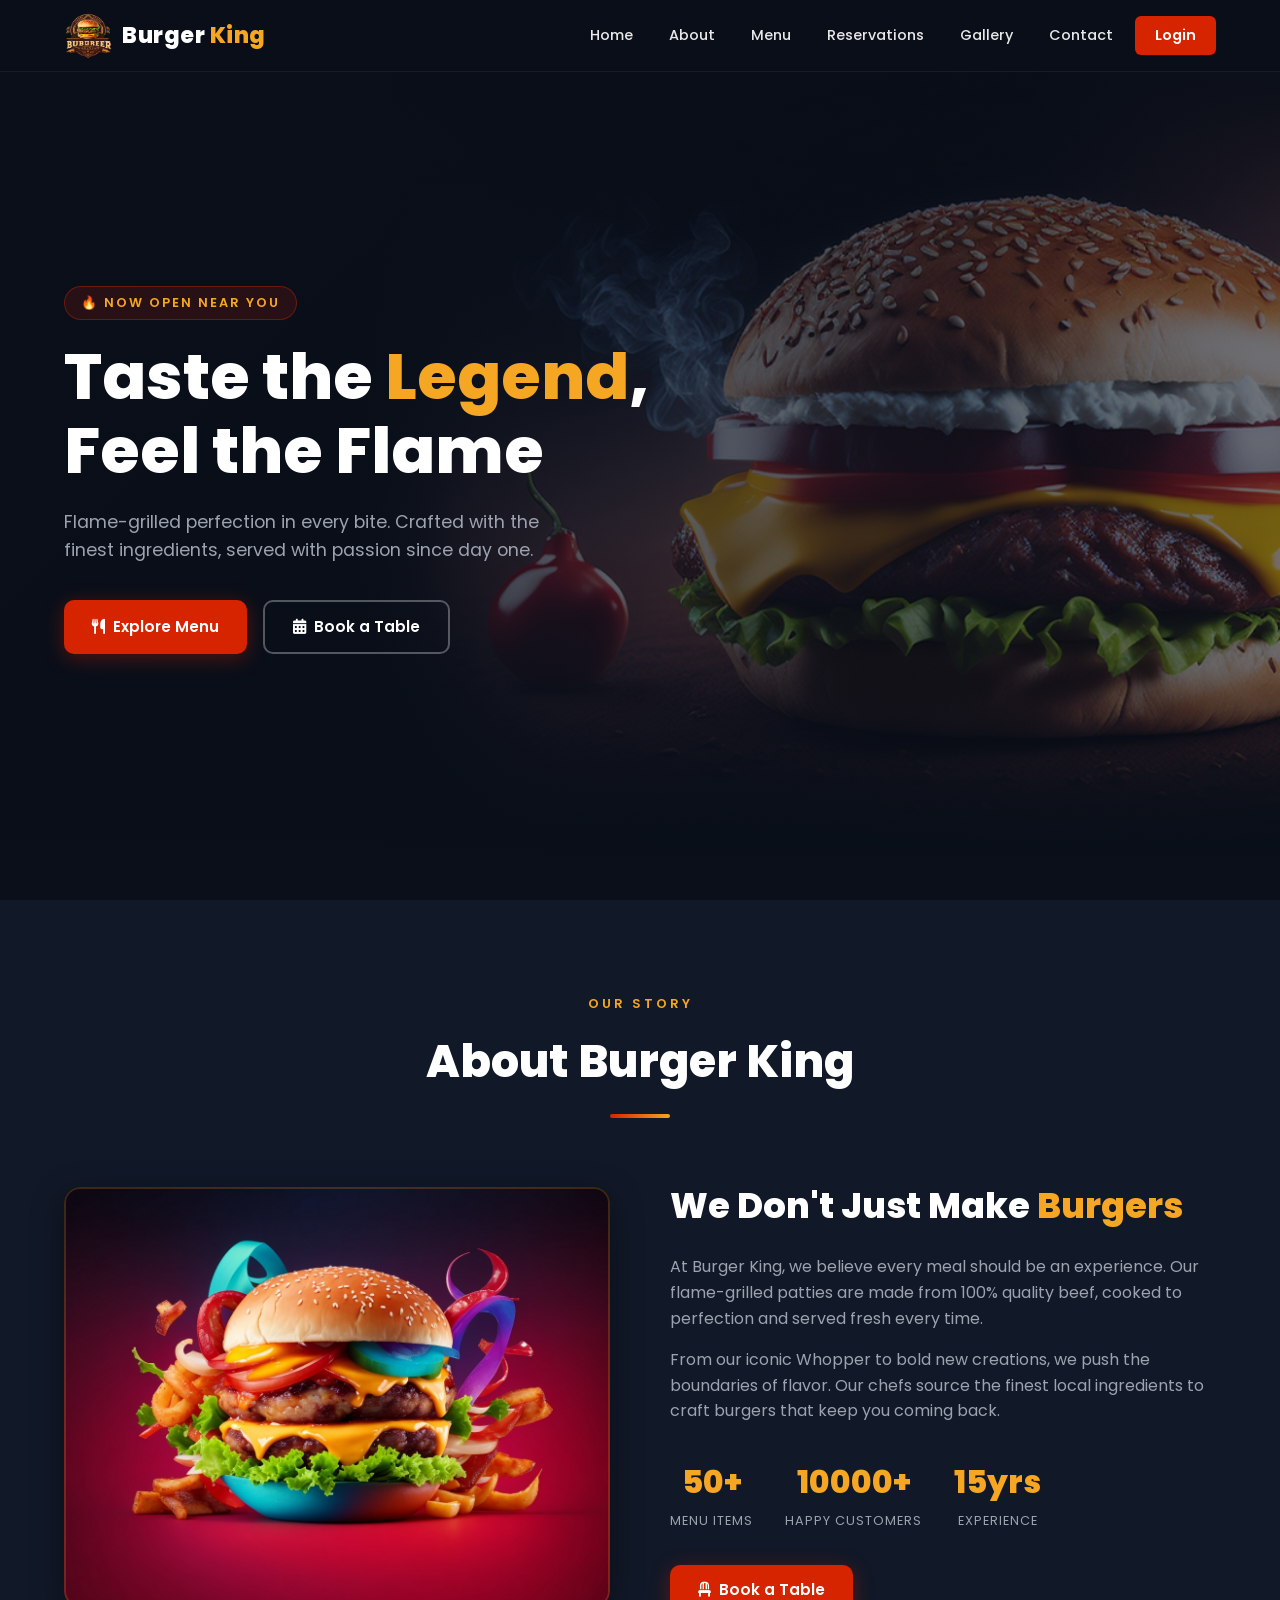
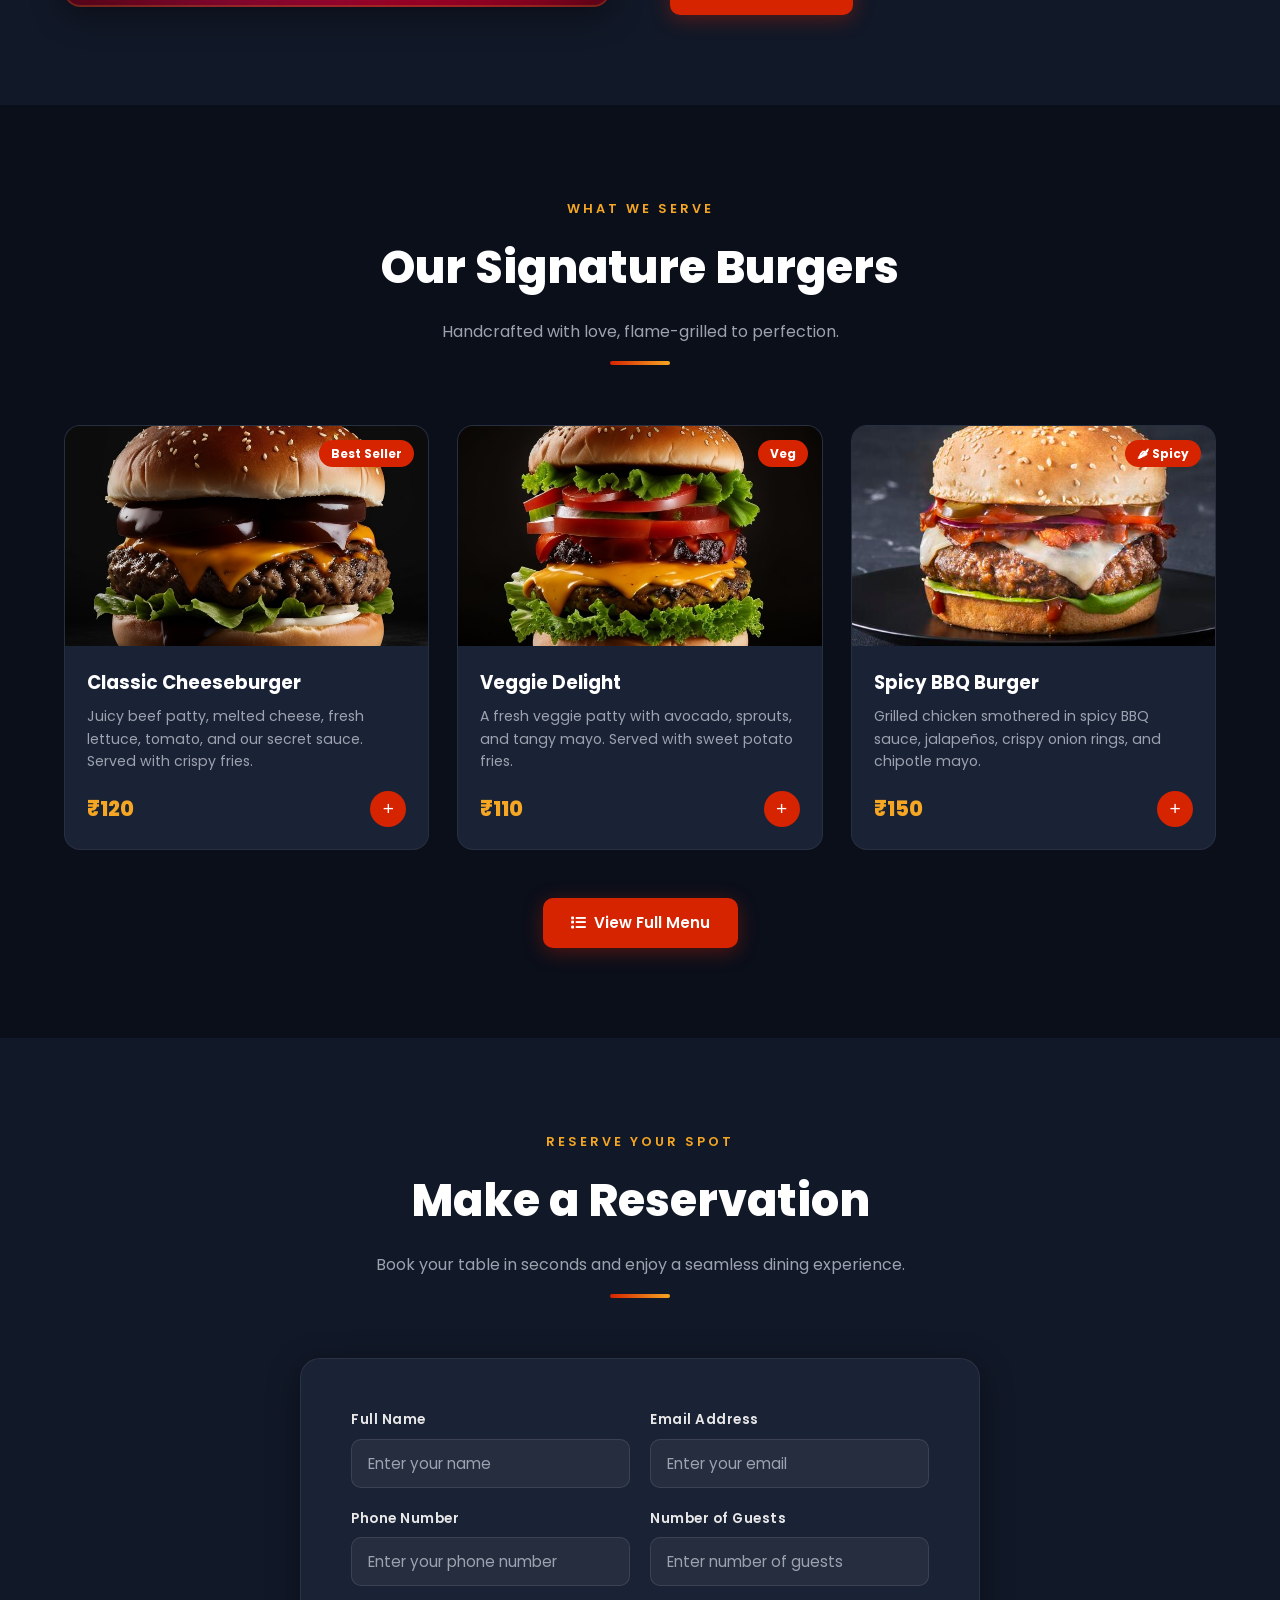
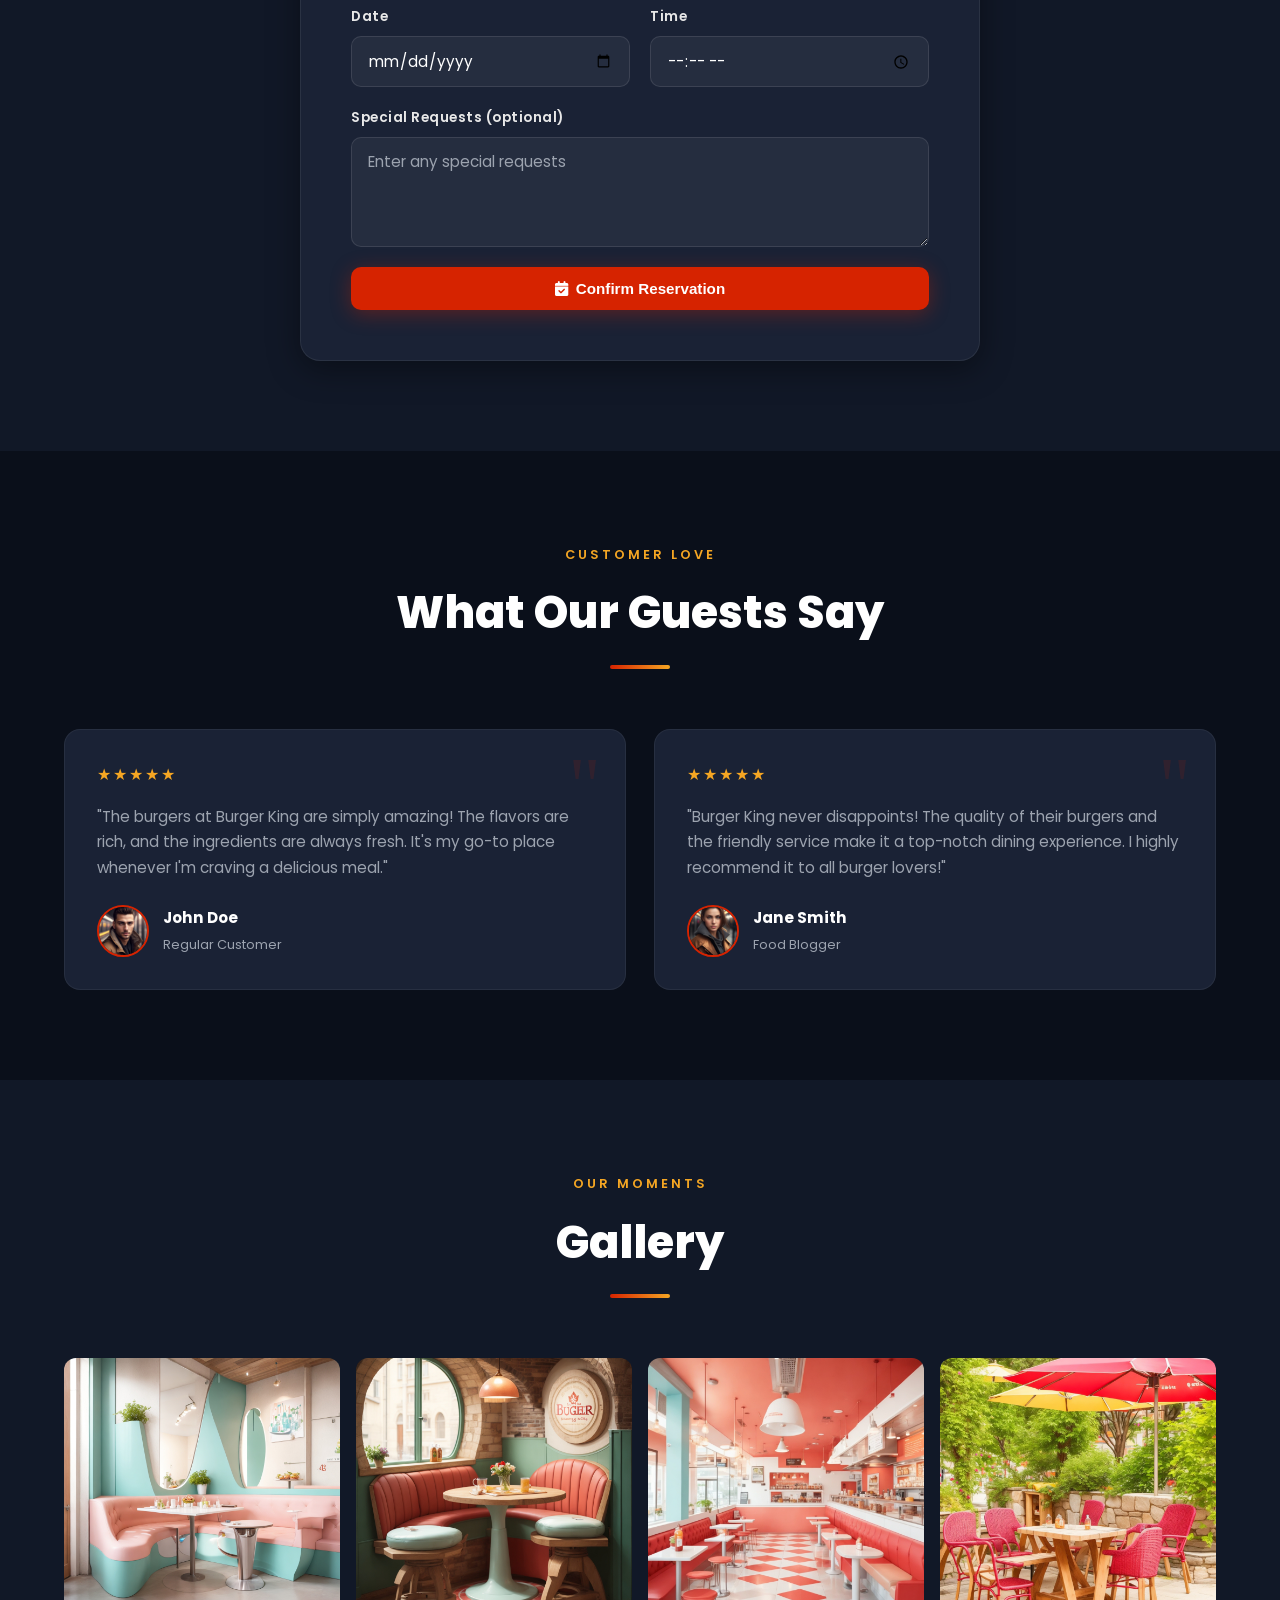
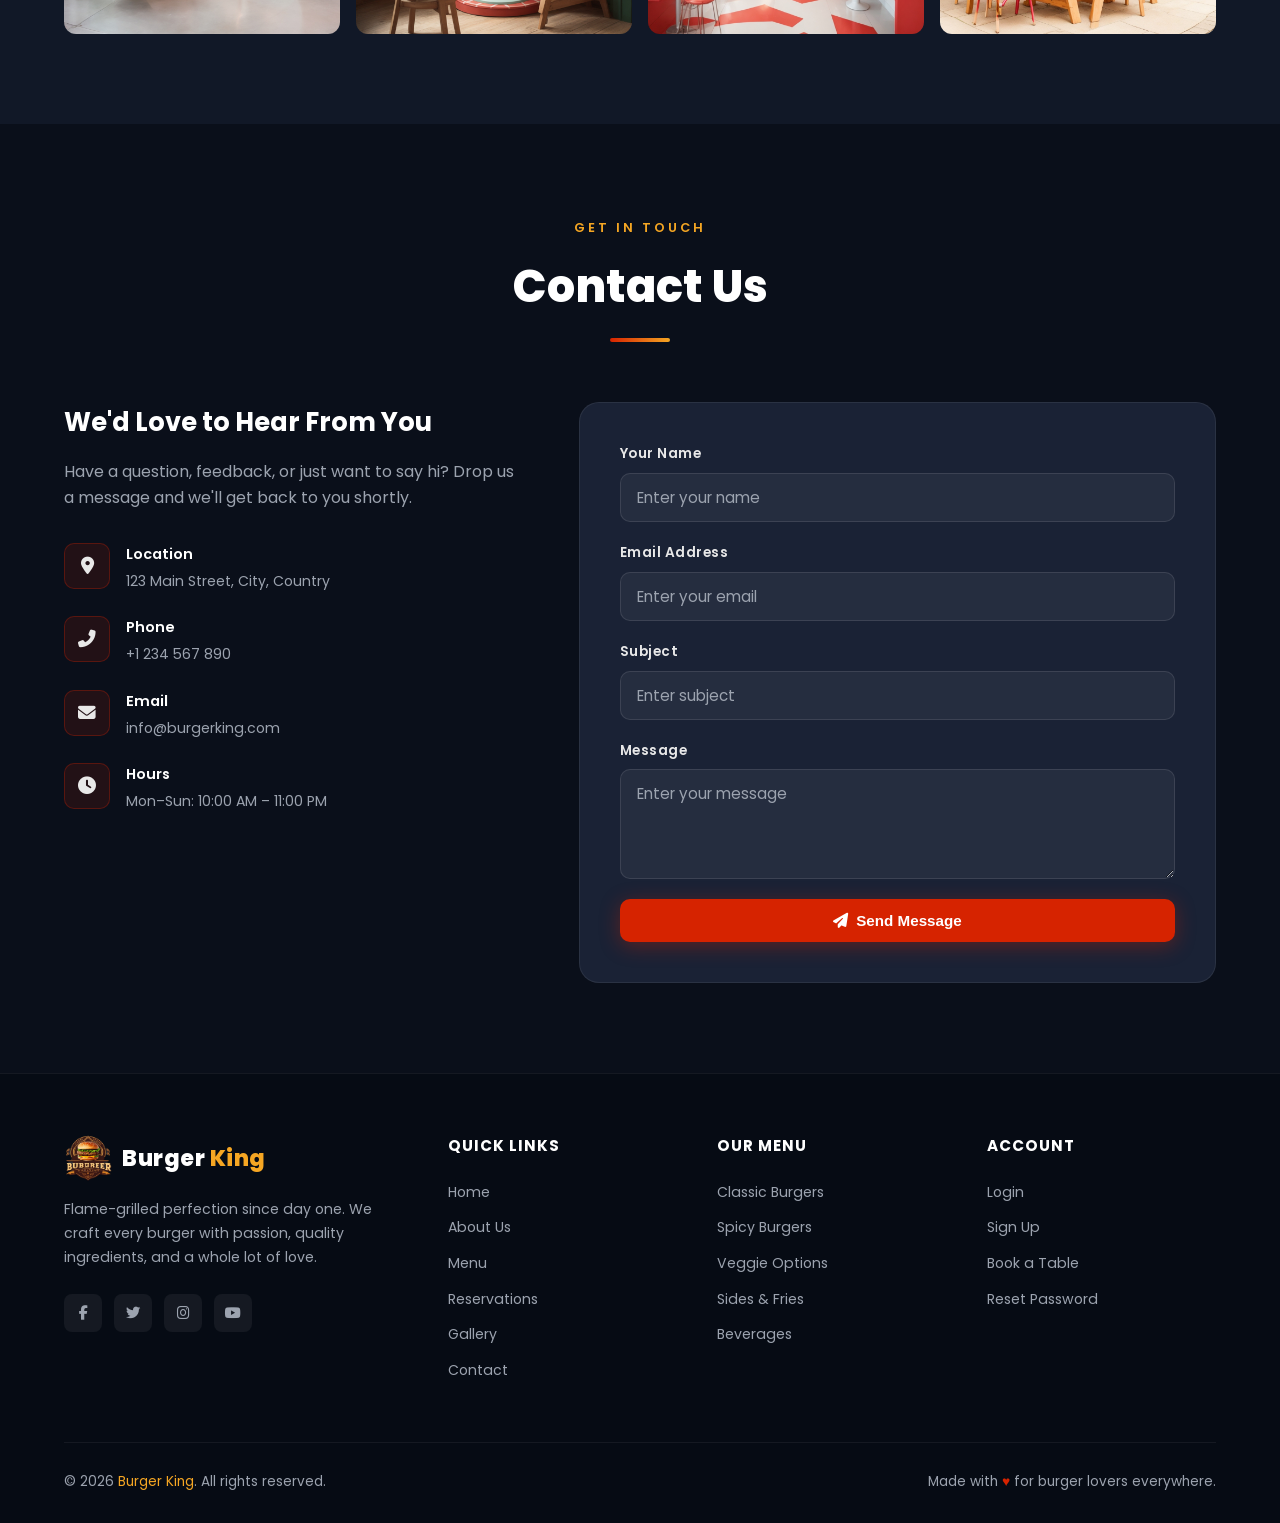
<file: index.html>
<!DOCTYPE html>
<html lang="en">
<head>
  <meta charset="UTF-8" />
  <meta name="viewport" content="width=device-width, initial-scale=1.0" />
  <title>Burger King – Taste the Legend</title>
  <link rel="icon" type="image/png" href="images/iconlogo.png" />
  <link rel="stylesheet" href="css/main.css" />
  <link rel="stylesheet" href="https://cdnjs.cloudflare.com/ajax/libs/font-awesome/6.5.0/css/all.min.css" />
</head>
<body>

  <!-- ===================== NAVBAR ===================== -->
  <header class="navbar" id="navbar">
    <a href="index.html" class="nav-logo">
      <img src="images/iconlogo.png" alt="Burger King Logo" />
      <span>Burger <em>King</em></span>
    </a>

    <nav class="nav-links" id="navLinks">
      <a href="#home">Home</a>
      <a href="#about">About</a>
      <a href="pages/menu.html">Menu</a>
      <a href="#reservations">Reservations</a>
      <a href="#gallery">Gallery</a>
      <a href="#contact">Contact</a>
      <a href="pages/login.html" class="nav-cta">Login</a>
    </nav>

    <button class="hamburger" id="hamburger" aria-label="Toggle menu">
      <span></span><span></span><span></span>
    </button>
  </header>

  <!-- ===================== HERO ===================== -->
  <section class="hero" id="home">
    <div class="hero-content">
      <span class="hero-badge">🔥 Now Open Near You</span>
      <h1>Taste the <span>Legend</span>,<br>Feel the Flame</h1>
      <p>Flame-grilled perfection in every bite. Crafted with the finest ingredients, served with passion since day one.</p>
      <div class="hero-buttons">
        <a href="pages/menu.html" class="btn btn-primary">
          <i class="fas fa-utensils"></i> Explore Menu
        </a>
        <a href="#reservations" class="btn btn-outline">
          <i class="fas fa-calendar-alt"></i> Book a Table
        </a>
      </div>
    </div>
  </section>

  <!-- ===================== ABOUT ===================== -->
  <section class="about" id="about">
    <div class="section-header animate-on-scroll">
      <span class="section-tag">Our Story</span>
      <h2>About Burger King</h2>
      <div class="divider"></div>
    </div>

    <div class="about-grid">
      <div class="about-image-wrap animate-on-scroll">
        <img src="images/about-image.jpg" alt="About Burger King" />
      </div>

      <div class="about-text animate-on-scroll">
        <h2>We Don't Just Make <span>Burgers</span></h2>
        <p>At Burger King, we believe every meal should be an experience. Our flame-grilled patties are made from 100% quality beef, cooked to perfection and served fresh every time.</p>
        <p>From our iconic Whopper to bold new creations, we push the boundaries of flavor. Our chefs source the finest local ingredients to craft burgers that keep you coming back.</p>

        <div class="about-stats">
          <div class="stat-item">
            <span class="num" data-target="50" data-suffix="+">50+</span>
            <span class="label">Menu Items</span>
          </div>
          <div class="stat-item">
            <span class="num" data-target="10000" data-suffix="+">10000+</span>
            <span class="label">Happy Customers</span>
          </div>
          <div class="stat-item">
            <span class="num" data-target="15" data-suffix="yrs">15yrs</span>
            <span class="label">Experience</span>
          </div>
        </div>

        <a href="pages/booking.html" class="btn btn-primary">
          <i class="fas fa-chair"></i> Book a Table
        </a>
      </div>
    </div>
  </section>

  <!-- ===================== MENU PREVIEW ===================== -->
  <section class="menu-preview" id="menu">
    <div class="section-header animate-on-scroll">
      <span class="section-tag">What We Serve</span>
      <h2>Our Signature Burgers</h2>
      <p>Handcrafted with love, flame-grilled to perfection.</p>
      <div class="divider"></div>
    </div>

    <div class="menu-grid">
      <div class="menu-card animate-on-scroll">
        <div class="menu-card-img">
          <img src="images/burger1.jpg" alt="Classic Cheeseburger" />
          <span class="menu-card-badge">Best Seller</span>
        </div>
        <div class="menu-card-body">
          <h3>Classic Cheeseburger</h3>
          <p>Juicy beef patty, melted cheese, fresh lettuce, tomato, and our secret sauce. Served with crispy fries.</p>
          <div class="menu-card-footer">
            <span class="price">₹120</span>
            <button class="add-btn" aria-label="Add to order">+</button>
          </div>
        </div>
      </div>

      <div class="menu-card animate-on-scroll">
        <div class="menu-card-img">
          <img src="images/burger2.jpg" alt="Veggie Delight" />
          <span class="menu-card-badge">Veg</span>
        </div>
        <div class="menu-card-body">
          <h3>Veggie Delight</h3>
          <p>A fresh veggie patty with avocado, sprouts, and tangy mayo. Served with sweet potato fries.</p>
          <div class="menu-card-footer">
            <span class="price">₹110</span>
            <button class="add-btn" aria-label="Add to order">+</button>
          </div>
        </div>
      </div>

      <div class="menu-card animate-on-scroll">
        <div class="menu-card-img">
          <img src="images/spicy.jpg" alt="Spicy BBQ Burger" />
          <span class="menu-card-badge">🌶 Spicy</span>
        </div>
        <div class="menu-card-body">
          <h3>Spicy BBQ Burger</h3>
          <p>Grilled chicken smothered in spicy BBQ sauce, jalapeños, crispy onion rings, and chipotle mayo.</p>
          <div class="menu-card-footer">
            <span class="price">₹150</span>
            <button class="add-btn" aria-label="Add to order">+</button>
          </div>
        </div>
      </div>
    </div>

    <div class="menu-cta animate-on-scroll">
      <a href="pages/menu.html" class="btn btn-primary">
        <i class="fas fa-list"></i> View Full Menu
      </a>
    </div>
  </section>

  <!-- ===================== RESERVATIONS ===================== -->
  <section class="reservations" id="reservations">
    <div class="section-header animate-on-scroll">
      <span class="section-tag">Reserve Your Spot</span>
      <h2>Make a Reservation</h2>
      <p>Book your table in seconds and enjoy a seamless dining experience.</p>
      <div class="divider"></div>
    </div>

    <div class="reservation-wrap animate-on-scroll">
      <form id="reservationForm" novalidate>
        <div class="form-row">
          <div class="form-group">
            <label for="res-name">Full Name</label>
            <input type="text" id="res-name" placeholder="Enter your name" required />
          </div>
          <div class="form-group">
            <label for="res-email">Email Address</label>
            <input type="email" id="res-email" placeholder="Enter your email" required />
          </div>
        </div>
        <div class="form-row">
          <div class="form-group">
            <label for="res-phone">Phone Number</label>
            <input type="tel" id="res-phone" placeholder="Enter your phone number" />
          </div>
          <div class="form-group">
            <label for="res-guests">Number of Guests</label>
            <input type="number" id="res-guests" min="1" max="20" placeholder="Enter number of guests" required />
          </div>
        </div>
        <div class="form-row">
          <div class="form-group">
            <label for="res-date">Date</label>
            <input type="date" id="res-date" required />
          </div>
          <div class="form-group">
            <label for="res-time">Time</label>
            <input type="time" id="res-time" required />
          </div>
        </div>
        <div class="form-group">
          <label for="res-message">Special Requests (optional)</label>
          <textarea id="res-message" placeholder="Enter any special requests"></textarea>
        </div>
        <button type="submit" class="btn btn-primary" style="width:100%; justify-content:center;">
          <i class="fas fa-calendar-check"></i> Confirm Reservation
        </button>
      </form>
    </div>
  </section>

  <!-- ===================== TESTIMONIALS ===================== -->
  <section class="testimonials" id="testimonials">
    <div class="section-header animate-on-scroll">
      <span class="section-tag">Customer Love</span>
      <h2>What Our Guests Say</h2>
      <div class="divider"></div>
    </div>

    <div class="testimonials-grid">
      <div class="testimonial-card animate-on-scroll">
        <div class="stars">★★★★★</div>
        <p>"The burgers at Burger King are simply amazing! The flavors are rich, and the ingredients are always fresh. It's my go-to place whenever I'm craving a delicious meal."</p>
        <div class="testimonial-author">
          <img src="images/customer1.jpg" alt="John Doe" />
          <div class="author-info">
            <h4>John Doe</h4>
            <span>Regular Customer</span>
          </div>
        </div>
      </div>

      <div class="testimonial-card animate-on-scroll">
        <div class="stars">★★★★★</div>
        <p>"Burger King never disappoints! The quality of their burgers and the friendly service make it a top-notch dining experience. I highly recommend it to all burger lovers!"</p>
        <div class="testimonial-author">
          <img src="images/customer2.jpg" alt="Jane Smith" />
          <div class="author-info">
            <h4>Jane Smith</h4>
            <span>Food Blogger</span>
          </div>
        </div>
      </div>
    </div>
  </section>

  <!-- ===================== GALLERY ===================== -->
  <section class="gallery" id="gallery">
    <div class="section-header animate-on-scroll">
      <span class="section-tag">Our Moments</span>
      <h2>Gallery</h2>
      <div class="divider"></div>
    </div>

    <div class="gallery-grid">
      <div class="gallery-item animate-on-scroll">
        <img src="images/gallery1.jpg" alt="Gallery 1" />
        <div class="gallery-overlay"><span>🔍</span></div>
      </div>
      <div class="gallery-item animate-on-scroll">
        <img src="images/gallery2.jpg" alt="Gallery 2" />
        <div class="gallery-overlay"><span>🔍</span></div>
      </div>
      <div class="gallery-item animate-on-scroll">
        <img src="images/gallery3.jpg" alt="Gallery 3" />
        <div class="gallery-overlay"><span>🔍</span></div>
      </div>
      <div class="gallery-item animate-on-scroll">
        <img src="images/gallery4.jpg" alt="Gallery 4" />
        <div class="gallery-overlay"><span>🔍</span></div>
      </div>
    </div>
  </section>

  <!-- ===================== CONTACT ===================== -->
  <section class="contact" id="contact">
    <div class="section-header animate-on-scroll">
      <span class="section-tag">Get In Touch</span>
      <h2>Contact Us</h2>
      <div class="divider"></div>
    </div>

    <div class="contact-grid">
      <div class="contact-info animate-on-scroll">
        <h3>We'd Love to Hear From You</h3>
        <p>Have a question, feedback, or just want to say hi? Drop us a message and we'll get back to you shortly.</p>

        <div class="contact-detail">
          <div class="contact-icon"><i class="fas fa-map-marker-alt"></i></div>
          <div class="contact-detail-text">
            <h4>Location</h4>
            <p>123 Main Street, City, Country</p>
          </div>
        </div>

        <div class="contact-detail">
          <div class="contact-icon"><i class="fas fa-phone-alt"></i></div>
          <div class="contact-detail-text">
            <h4>Phone</h4>
            <p>+1 234 567 890</p>
          </div>
        </div>

        <div class="contact-detail">
          <div class="contact-icon"><i class="fas fa-envelope"></i></div>
          <div class="contact-detail-text">
            <h4>Email</h4>
            <p>info@burgerking.com</p>
          </div>
        </div>

        <div class="contact-detail">
          <div class="contact-icon"><i class="fas fa-clock"></i></div>
          <div class="contact-detail-text">
            <h4>Hours</h4>
            <p>Mon–Sun: 10:00 AM – 11:00 PM</p>
          </div>
        </div>
      </div>

      <div class="contact-form-wrap animate-on-scroll">
        <form id="contactForm" novalidate>
          <div class="form-group">
            <label for="c-name">Your Name</label>
            <input type="text" id="c-name" placeholder="Enter your name" required />
          </div>
          <div class="form-group">
            <label for="c-email">Email Address</label>
            <input type="email" id="c-email" placeholder="Enter your email" required />
          </div>
          <div class="form-group">
            <label for="c-subject">Subject</label>
            <input type="text" id="c-subject" placeholder="Enter subject" />
          </div>
          <div class="form-group">
            <label for="c-message">Message</label>
            <textarea id="c-message" placeholder="Enter your message" required></textarea>
          </div>
          <button type="submit" class="btn btn-primary" style="width:100%; justify-content:center;">
            <i class="fas fa-paper-plane"></i> Send Message
          </button>
        </form>
      </div>
    </div>
  </section>

  <!-- ===================== FOOTER ===================== -->
  <footer class="footer">
    <div class="footer-grid">
      <div class="footer-brand">
        <div class="nav-logo">
          <img src="images/iconlogo.png" alt="Burger King" />
          <span>Burger <em>King</em></span>
        </div>
        <p>Flame-grilled perfection since day one. We craft every burger with passion, quality ingredients, and a whole lot of love.</p>
        <div class="social-links">
          <a href="#" class="social-link" aria-label="Facebook"><i class="fab fa-facebook-f"></i></a>
          <a href="#" class="social-link" aria-label="Twitter"><i class="fab fa-twitter"></i></a>
          <a href="#" class="social-link" aria-label="Instagram"><i class="fab fa-instagram"></i></a>
          <a href="#" class="social-link" aria-label="YouTube"><i class="fab fa-youtube"></i></a>
        </div>
      </div>

      <div class="footer-col">
        <h4>Quick Links</h4>
        <ul>
          <li><a href="#home">Home</a></li>
          <li><a href="#about">About Us</a></li>
          <li><a href="pages/menu.html">Menu</a></li>
          <li><a href="#reservations">Reservations</a></li>
          <li><a href="#gallery">Gallery</a></li>
          <li><a href="#contact">Contact</a></li>
        </ul>
      </div>

      <div class="footer-col">
        <h4>Our Menu</h4>
        <ul>
          <li><a href="pages/menu.html">Classic Burgers</a></li>
          <li><a href="pages/menu.html">Spicy Burgers</a></li>
          <li><a href="pages/menu.html">Veggie Options</a></li>
          <li><a href="pages/menu.html">Sides & Fries</a></li>
          <li><a href="pages/menu.html">Beverages</a></li>
        </ul>
      </div>

      <div class="footer-col">
        <h4>Account</h4>
        <ul>
          <li><a href="pages/login.html">Login</a></li>
          <li><a href="pages/signup.html">Sign Up</a></li>
          <li><a href="pages/booking.html">Book a Table</a></li>
          <li><a href="pages/forgot.html">Reset Password</a></li>
        </ul>
      </div>
    </div>

    <div class="footer-bottom">
      <p>&copy; 2026 <a href="index.html">Burger King</a>. All rights reserved.</p>
      <p>Made with <span style="color:#d62300">♥</span> for burger lovers everywhere.</p>
    </div>
  </footer>

  <script src="js/main.js"></script>
</body>
</html>
</file>
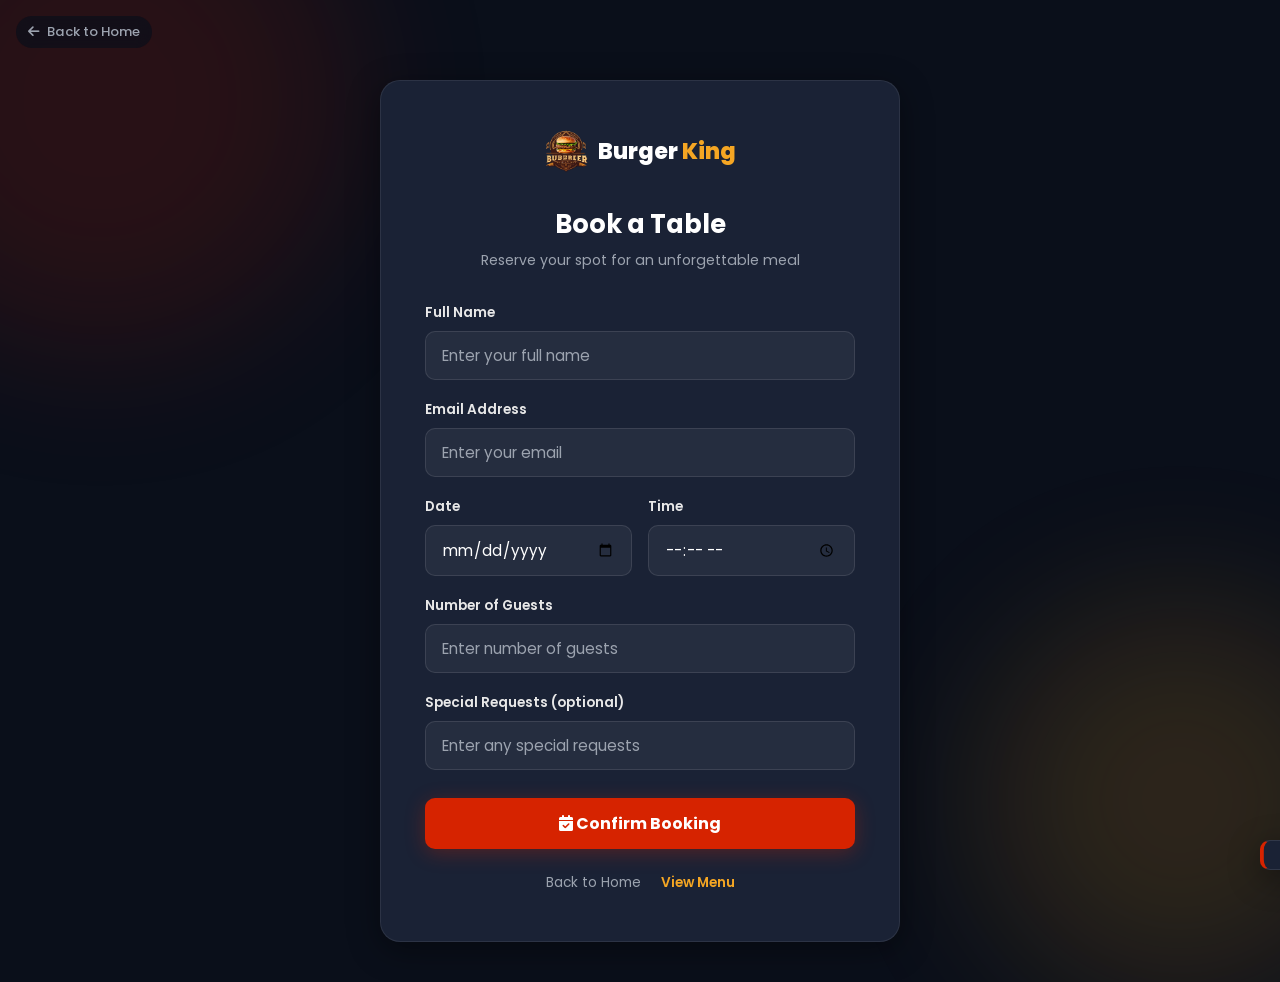
<file: pages/booking.html>
<!DOCTYPE html>
<html lang="en">
<head>
  <meta charset="UTF-8" />
  <meta name="viewport" content="width=device-width, initial-scale=1.0" />
  <title>Book a Table – Burger King</title>
  <link rel="icon" type="image/png" href="../images/iconlogo.png" />
  <link rel="stylesheet" href="../css/auth.css" />
  <link rel="stylesheet" href="https://cdnjs.cloudflare.com/ajax/libs/font-awesome/6.5.0/css/all.min.css" />
  <style>
    .auth-card { max-width: 520px; }
    .form-row {
      display: grid;
      grid-template-columns: 1fr 1fr;
      gap: 16px;
    }
    @media (max-width: 600px) {
      .form-row { grid-template-columns: 1fr; gap: 0; }
    }
  </style>
</head>
<body>

  <a href="../index.html" class="back-home">
    <i class="fas fa-arrow-left"></i> Back to Home
  </a>

  <div class="auth-card">
    <div class="auth-logo">
      <img src="../images/iconlogo.png" alt="Burger King" />
      <span>Burger <em>King</em></span>
    </div>

    <h2>Book a Table</h2>
    <p class="subtitle">Reserve your spot for an unforgettable meal</p>

    <form id="bookingForm" novalidate>
      <div class="form-group">
        <label for="name">Full Name</label>
        <input type="text" id="name" placeholder="Enter your full name" required />
      </div>

      <div class="form-group">
        <label for="email">Email Address</label>
        <input type="email" id="email" placeholder="Enter your email" required />
      </div>

      <div class="form-row">
        <div class="form-group">
          <label for="date">Date</label>
          <input type="date" id="date" required />
        </div>
        <div class="form-group">
          <label for="time">Time</label>
          <input type="time" id="time" required />
        </div>
      </div>

      <div class="form-group">
        <label for="guests">Number of Guests</label>
        <input type="number" id="guests" min="1" max="20" placeholder="Enter number of guests" required />
      </div>

      <div class="form-group">
        <label for="notes">Special Requests (optional)</label>
        <input type="text" id="notes" placeholder="Enter any special requests" />
      </div>

      <button type="submit" class="btn-submit">
        <i class="fas fa-calendar-check"></i> Confirm Booking
      </button>
    </form>

    <div class="auth-links">
      <a href="../index.html">Back to Home</a>
      <a href="menu.html" class="highlight">View Menu</a>
    </div>
  </div>

  <div class="toast"></div>

  <script>
    document.addEventListener('DOMContentLoaded', () => {
      // Set min date to today
      const dateInput = document.getElementById('date');
      if (dateInput) {
        dateInput.min = new Date().toISOString().split('T')[0];
      }

      document.getElementById('bookingForm').addEventListener('submit', (e) => {
        e.preventDefault();
        const name   = document.getElementById('name').value.trim();
        const email  = document.getElementById('email').value.trim();
        const date   = document.getElementById('date').value;
        const time   = document.getElementById('time').value;
        const guests = document.getElementById('guests').value;

        if (!name || !email || !date || !time || !guests) {
          showToast('Please fill in all required fields.', 'error');
          return;
        }

        showToast(`🎉 Table booked for ${name}! See you on ${date} at ${time}.`, 'success');
        e.target.reset();
      });
    });

    function showToast(message, type = '') {
      const toast = document.querySelector('.toast');
      toast.textContent = message;
      toast.className = `toast ${type} show`;
      setTimeout(() => toast.classList.remove('show'), 4000);
    }
  </script>
</body>
</html>
</file>
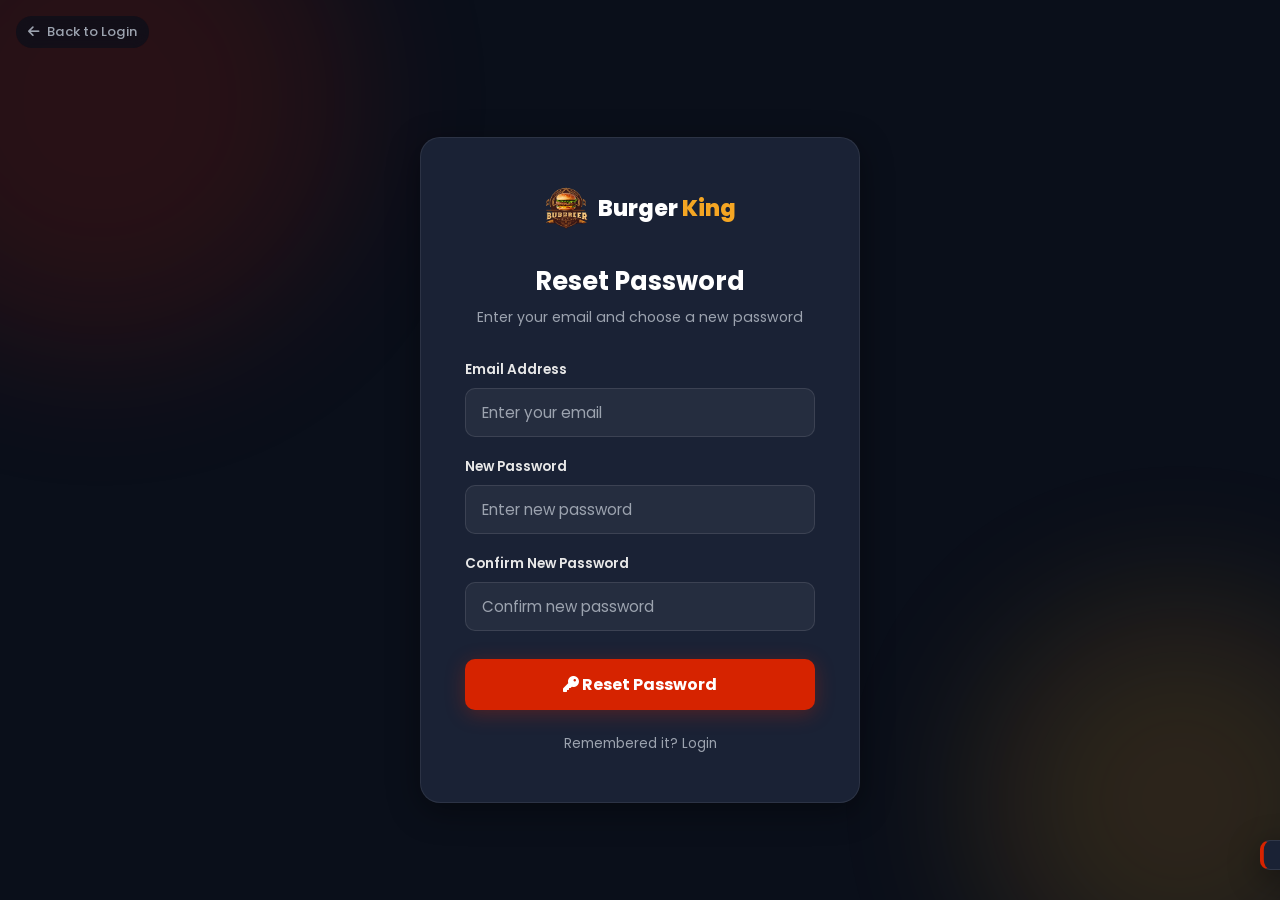
<file: pages/forgot.html>
<!DOCTYPE html>
<html lang="en">
<head>
  <meta charset="UTF-8" />
  <meta name="viewport" content="width=device-width, initial-scale=1.0" />
  <title>Reset Password – Burger King</title>
  <link rel="icon" type="image/png" href="../images/iconlogo.png" />
  <link rel="stylesheet" href="../css/auth.css" />
  <link rel="stylesheet" href="https://cdnjs.cloudflare.com/ajax/libs/font-awesome/6.5.0/css/all.min.css" />
</head>
<body>

  <a href="login.html" class="back-home">
    <i class="fas fa-arrow-left"></i> Back to Login
  </a>

  <div class="auth-card">
    <div class="auth-logo">
      <img src="../images/iconlogo.png" alt="Burger King" />
      <span>Burger <em>King</em></span>
    </div>

    <h2>Reset Password</h2>
    <p class="subtitle">Enter your email and choose a new password</p>

    <form id="forgotForm" novalidate>
      <div class="form-group">
        <label for="email">Email Address</label>
        <input type="email" id="email" placeholder="Enter your email" required autocomplete="email" />
      </div>

      <div class="form-group">
        <label for="newPassword">New Password</label>
        <input type="password" id="newPassword" placeholder="Enter new password" required autocomplete="new-password" />
      </div>

      <div class="form-group">
        <label for="confirmPassword">Confirm New Password</label>
        <input type="password" id="confirmPassword" placeholder="Confirm new password" required autocomplete="new-password" />
        <span class="error-msg" id="passwordError"></span>
      </div>

      <button type="submit" class="btn-submit">
        <i class="fas fa-key"></i> Reset Password
      </button>
    </form>

    <div class="auth-links">
      <a href="login.html">Remembered it? <span class="highlight">Login</span></a>
    </div>
  </div>

  <div class="toast"></div>
  <script src="../js/auth.js"></script>
</body>
</html>
</file>
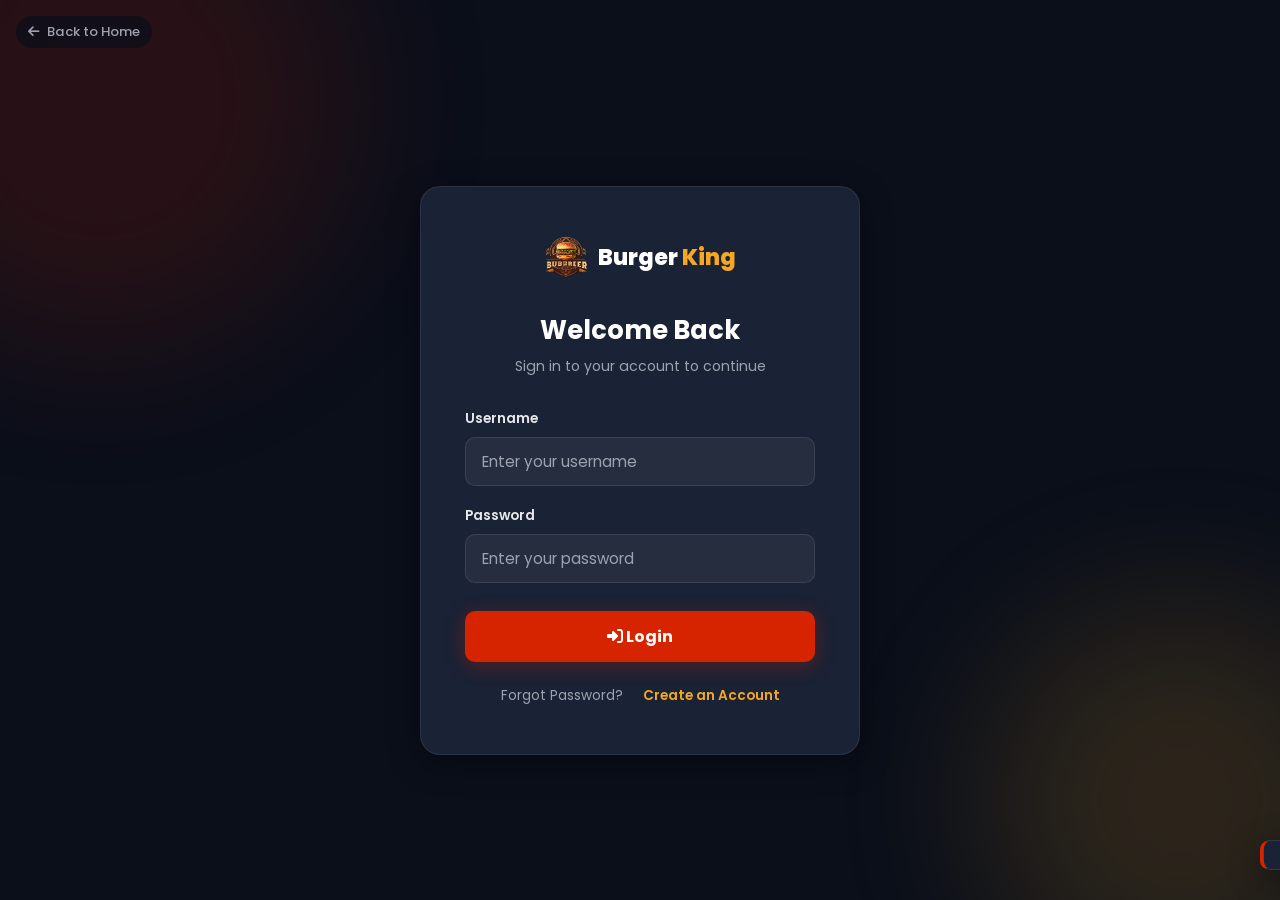
<file: pages/login.html>
<!DOCTYPE html>
<html lang="en">
<head>
  <meta charset="UTF-8" />
  <meta name="viewport" content="width=device-width, initial-scale=1.0" />
  <title>Login – Burger King</title>
  <link rel="icon" type="image/png" href="../images/iconlogo.png" />
  <link rel="stylesheet" href="../css/auth.css" />
  <link rel="stylesheet" href="https://cdnjs.cloudflare.com/ajax/libs/font-awesome/6.5.0/css/all.min.css" />
</head>
<body>

  <a href="../index.html" class="back-home">
    <i class="fas fa-arrow-left"></i> Back to Home
  </a>

  <div class="auth-card">
    <div class="auth-logo">
      <img src="../images/iconlogo.png" alt="Burger King" />
      <span>Burger <em>King</em></span>
    </div>

    <h2>Welcome Back</h2>
    <p class="subtitle">Sign in to your account to continue</p>

    <form id="loginForm" novalidate>
      <div class="form-group">
        <label for="username">Username</label>
        <input type="text" id="username" placeholder="Enter your username" required autocomplete="username" />
      </div>

      <div class="form-group">
        <label for="password">Password</label>
        <input type="password" id="password" placeholder="Enter your password" required autocomplete="current-password" />
      </div>

      <button type="submit" class="btn-submit">
        <i class="fas fa-sign-in-alt"></i> Login
      </button>
    </form>

    <div class="auth-links">
      <a href="forgot.html">Forgot Password?</a>
      <a href="signup.html" class="highlight">Create an Account</a>
    </div>
  </div>

  <div class="toast"></div>
  <script src="../js/auth.js"></script>
</body>
</html>
</file>
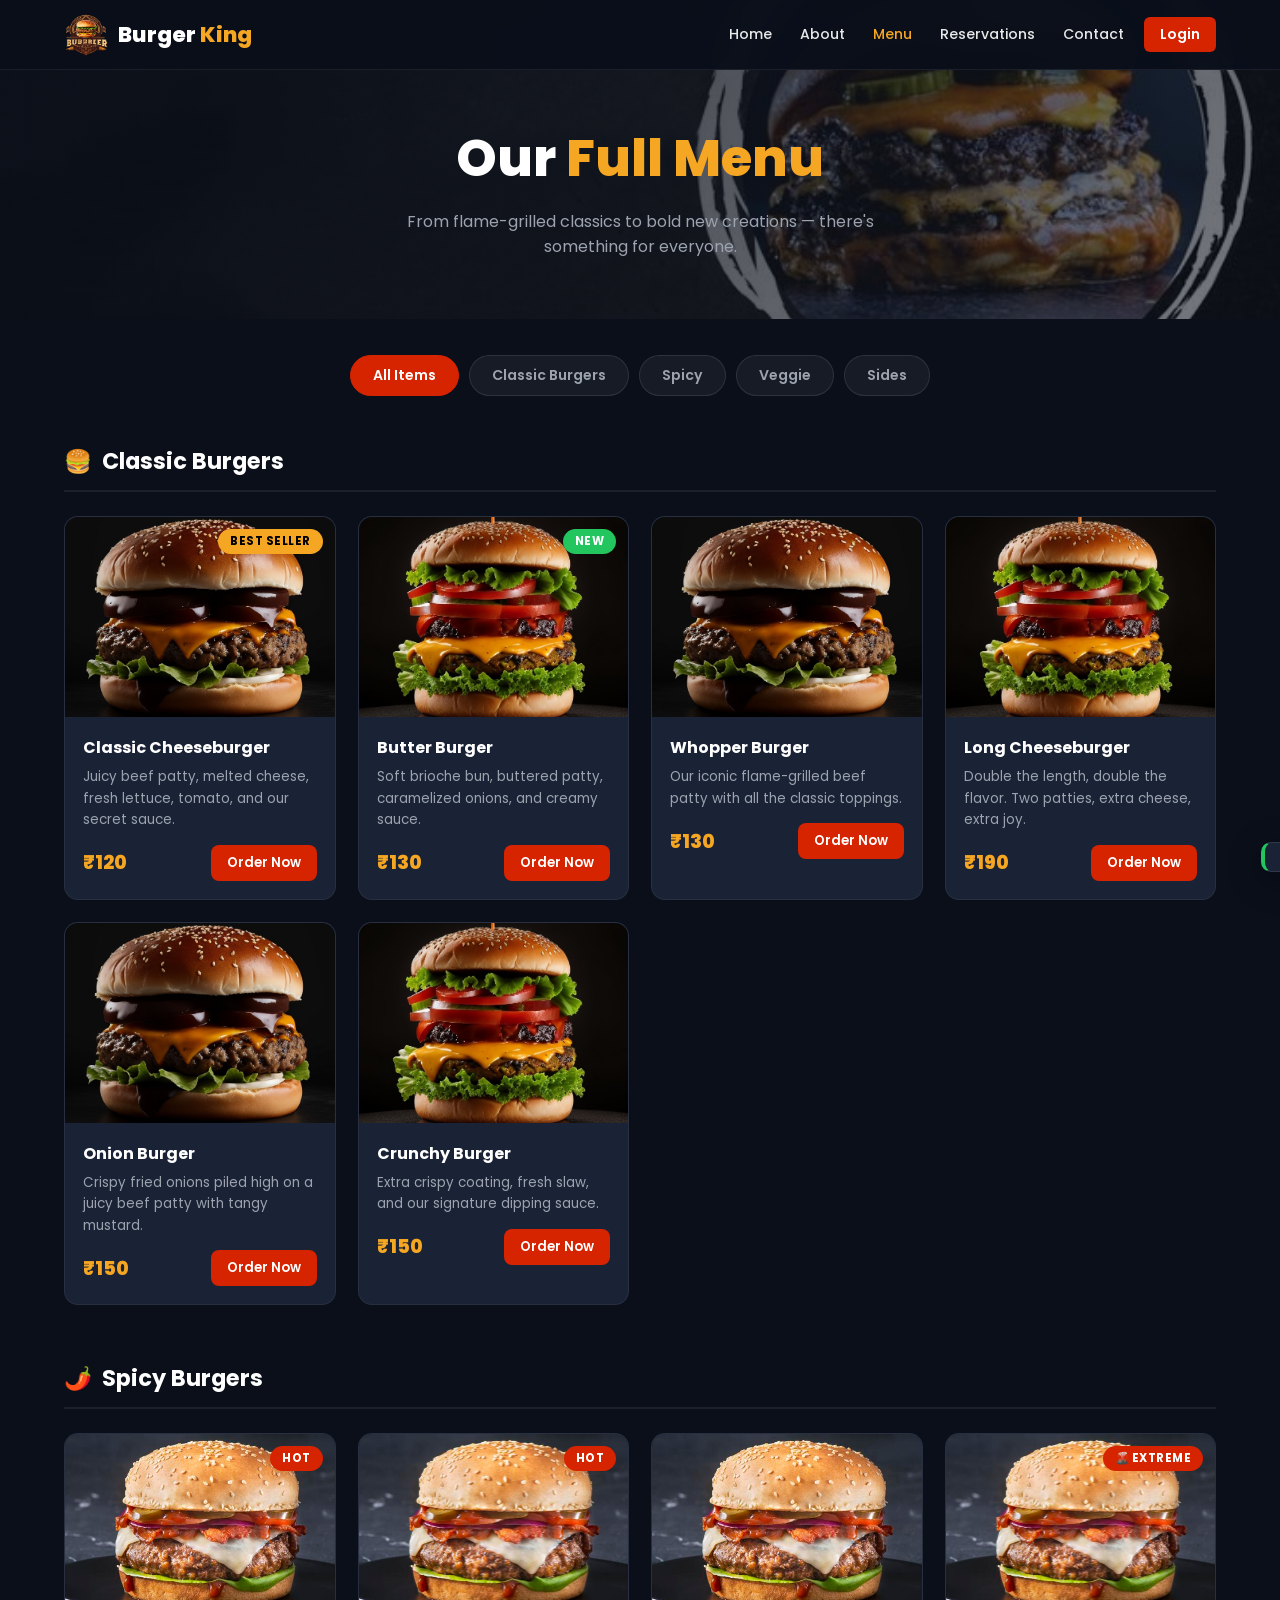
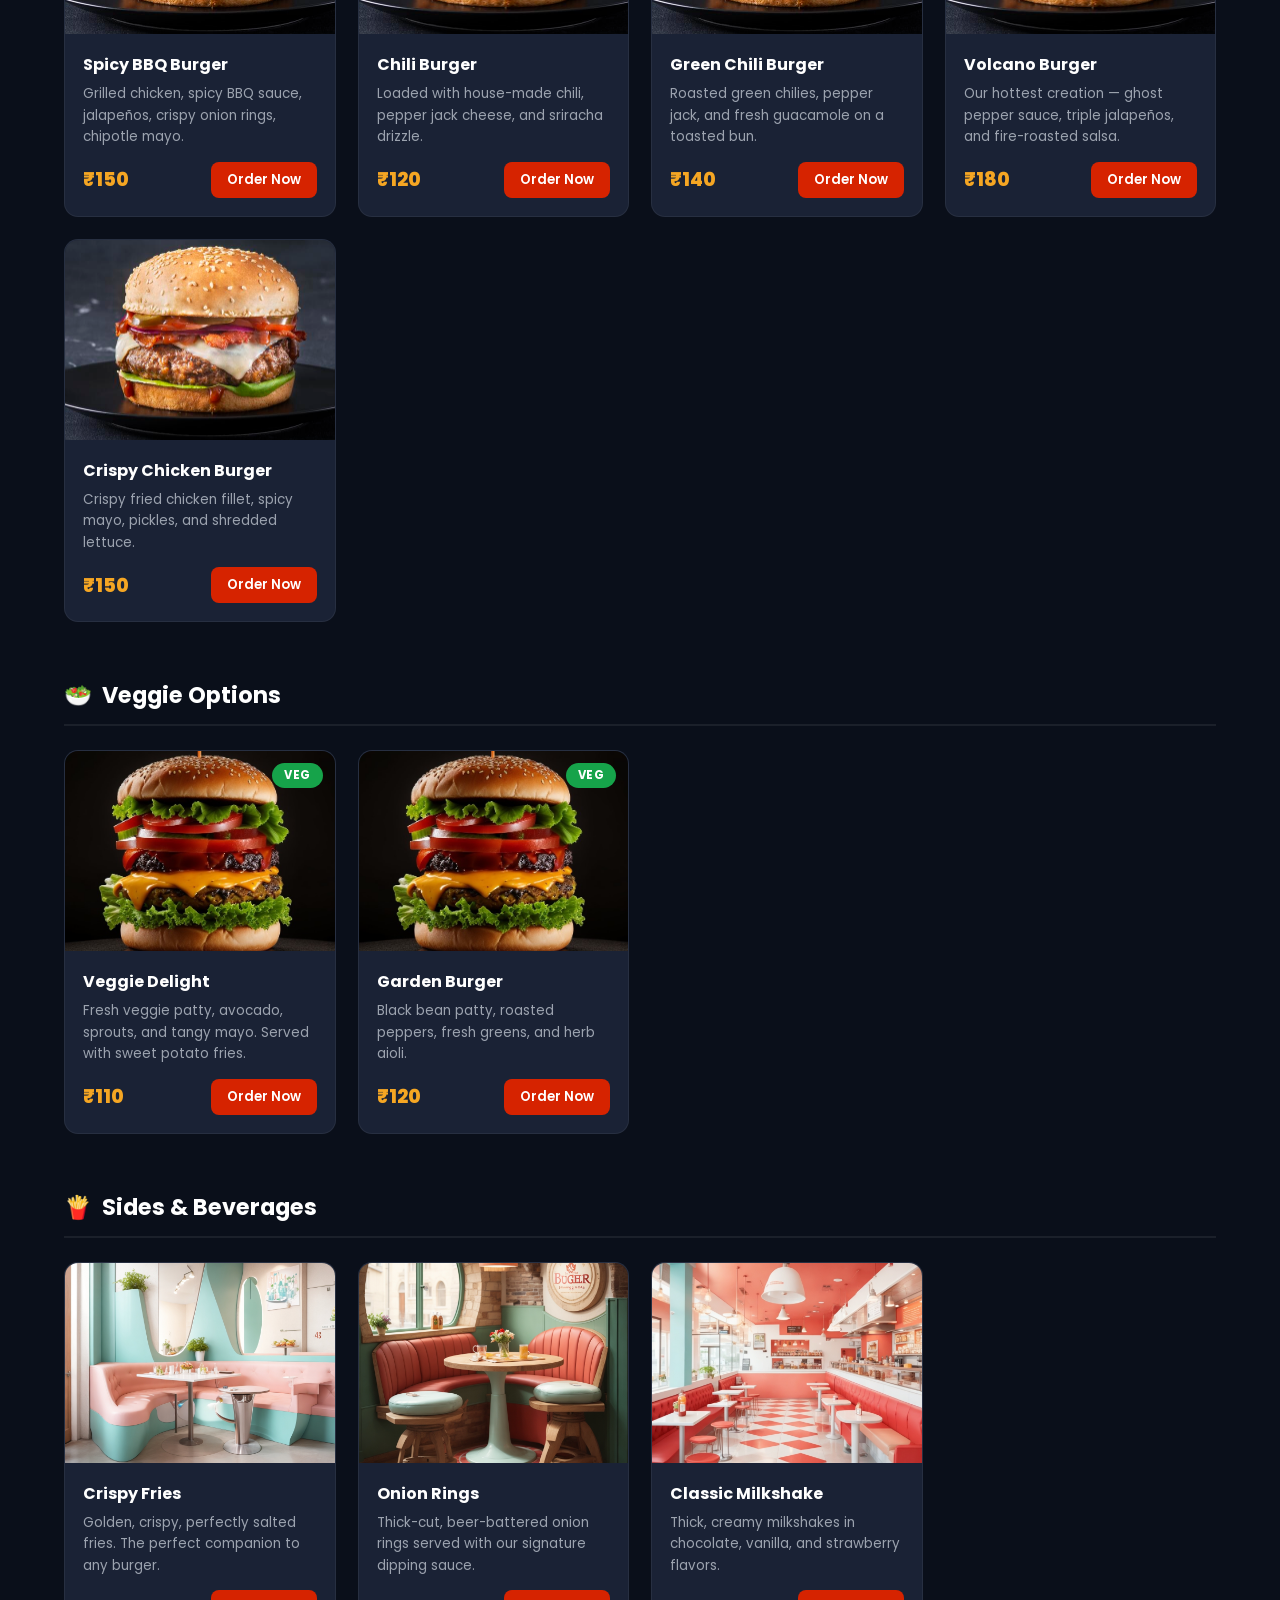
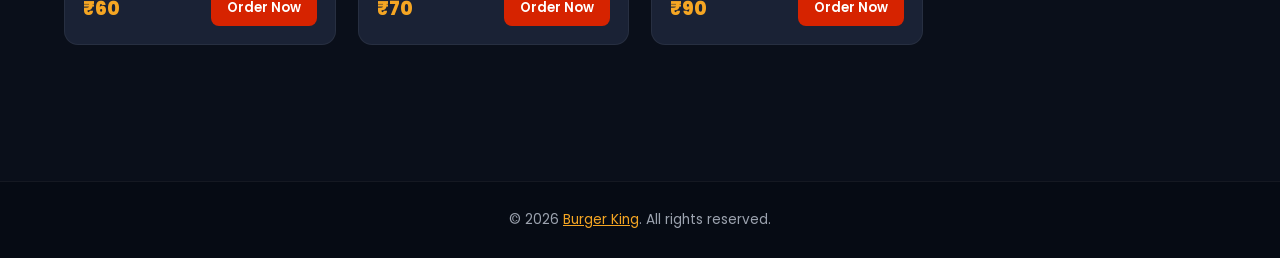
<file: pages/menu.html>
<!DOCTYPE html>
<html lang="en">
<head>
  <meta charset="UTF-8" />
  <meta name="viewport" content="width=device-width, initial-scale=1.0" />
  <title>Menu – Burger King</title>
  <link rel="icon" type="image/png" href="../images/iconlogo.png" />
  <link rel="stylesheet" href="../css/menu-page.css" />
  <link rel="stylesheet" href="https://cdnjs.cloudflare.com/ajax/libs/font-awesome/6.5.0/css/all.min.css" />
</head>
<body>

  <!-- NAVBAR -->
  <header class="navbar">
    <a href="../index.html" class="nav-logo">
      <img src="../images/iconlogo.png" alt="Burger King Logo" />
      <span>Burger <em>King</em></span>
    </a>
    <nav class="nav-links" id="navLinks">
      <a href="../index.html">Home</a>
      <a href="../index.html#about">About</a>
      <a href="menu.html" class="active">Menu</a>
      <a href="../index.html#reservations">Reservations</a>
      <a href="../index.html#contact">Contact</a>
      <a href="login.html" class="nav-login">Login</a>
    </nav>
    <button class="hamburger" id="hamburger" aria-label="Toggle menu">
      <span></span><span></span><span></span>
    </button>
  </header>

  <!-- PAGE HERO -->
  <div class="page-hero">
    <h1>Our <span>Full Menu</span></h1>
    <p>From flame-grilled classics to bold new creations — there's something for everyone.</p>
  </div>

  <!-- FILTER TABS -->
  <div class="menu-filters">
    <button class="filter-btn active" data-filter="all">All Items</button>
    <button class="filter-btn" data-filter="classic">Classic Burgers</button>
    <button class="filter-btn" data-filter="spicy">Spicy</button>
    <button class="filter-btn" data-filter="veggie">Veggie</button>
    <button class="filter-btn" data-filter="sides">Sides</button>
  </div>

  <!-- MENU SECTION -->
  <main class="menu-section">

    <!-- Classic Burgers -->
    <div class="menu-category" data-category="classic">
      <h2 class="category-title"><span>🍔</span> Classic Burgers</h2>
      <div class="menu-grid">

        <div class="menu-card">
          <div class="menu-card-img">
            <img src="../images/burger1.jpg" alt="Classic Cheeseburger" />
            <span class="badge badge-best">Best Seller</span>
          </div>
          <div class="menu-card-body">
            <h3>Classic Cheeseburger</h3>
            <p>Juicy beef patty, melted cheese, fresh lettuce, tomato, and our secret sauce.</p>
            <div class="menu-card-footer">
              <span class="price">₹120</span>
              <button class="order-btn">Order Now</button>
            </div>
          </div>
        </div>

        <div class="menu-card">
          <div class="menu-card-img">
            <img src="../images/burger2.jpg" alt="Butter Burger" />
            <span class="badge badge-new">New</span>
          </div>
          <div class="menu-card-body">
            <h3>Butter Burger</h3>
            <p>Soft brioche bun, buttered patty, caramelized onions, and creamy sauce.</p>
            <div class="menu-card-footer">
              <span class="price">₹130</span>
              <button class="order-btn">Order Now</button>
            </div>
          </div>
        </div>

        <div class="menu-card">
          <div class="menu-card-img">
            <img src="../images/burger1.jpg" alt="Whopper Burger" />
          </div>
          <div class="menu-card-body">
            <h3>Whopper Burger</h3>
            <p>Our iconic flame-grilled beef patty with all the classic toppings.</p>
            <div class="menu-card-footer">
              <span class="price">₹130</span>
              <button class="order-btn">Order Now</button>
            </div>
          </div>
        </div>

        <div class="menu-card">
          <div class="menu-card-img">
            <img src="../images/burger2.jpg" alt="Long Cheeseburger" />
          </div>
          <div class="menu-card-body">
            <h3>Long Cheeseburger</h3>
            <p>Double the length, double the flavor. Two patties, extra cheese, extra joy.</p>
            <div class="menu-card-footer">
              <span class="price">₹190</span>
              <button class="order-btn">Order Now</button>
            </div>
          </div>
        </div>

        <div class="menu-card">
          <div class="menu-card-img">
            <img src="../images/burger1.jpg" alt="Onion Burger" />
          </div>
          <div class="menu-card-body">
            <h3>Onion Burger</h3>
            <p>Crispy fried onions piled high on a juicy beef patty with tangy mustard.</p>
            <div class="menu-card-footer">
              <span class="price">₹150</span>
              <button class="order-btn">Order Now</button>
            </div>
          </div>
        </div>

        <div class="menu-card">
          <div class="menu-card-img">
            <img src="../images/burger2.jpg" alt="Crunchy Burger" />
          </div>
          <div class="menu-card-body">
            <h3>Crunchy Burger</h3>
            <p>Extra crispy coating, fresh slaw, and our signature dipping sauce.</p>
            <div class="menu-card-footer">
              <span class="price">₹150</span>
              <button class="order-btn">Order Now</button>
            </div>
          </div>
        </div>

      </div>
    </div>

    <!-- Spicy Burgers -->
    <div class="menu-category" data-category="spicy">
      <h2 class="category-title"><span>🌶️</span> Spicy Burgers</h2>
      <div class="menu-grid">

        <div class="menu-card">
          <div class="menu-card-img">
            <img src="../images/spicy.jpg" alt="Spicy BBQ Burger" />
            <span class="badge badge-hot">Hot</span>
          </div>
          <div class="menu-card-body">
            <h3>Spicy BBQ Burger</h3>
            <p>Grilled chicken, spicy BBQ sauce, jalapeños, crispy onion rings, chipotle mayo.</p>
            <div class="menu-card-footer">
              <span class="price">₹150</span>
              <button class="order-btn">Order Now</button>
            </div>
          </div>
        </div>

        <div class="menu-card">
          <div class="menu-card-img">
            <img src="../images/spicy.jpg" alt="Chili Burger" />
            <span class="badge badge-hot">Hot</span>
          </div>
          <div class="menu-card-body">
            <h3>Chili Burger</h3>
            <p>Loaded with house-made chili, pepper jack cheese, and sriracha drizzle.</p>
            <div class="menu-card-footer">
              <span class="price">₹120</span>
              <button class="order-btn">Order Now</button>
            </div>
          </div>
        </div>

        <div class="menu-card">
          <div class="menu-card-img">
            <img src="../images/spicy.jpg" alt="Green Chili Burger" />
          </div>
          <div class="menu-card-body">
            <h3>Green Chili Burger</h3>
            <p>Roasted green chilies, pepper jack, and fresh guacamole on a toasted bun.</p>
            <div class="menu-card-footer">
              <span class="price">₹140</span>
              <button class="order-btn">Order Now</button>
            </div>
          </div>
        </div>

        <div class="menu-card">
          <div class="menu-card-img">
            <img src="../images/spicy.jpg" alt="Volcano Burger" />
            <span class="badge badge-hot">🌋 Extreme</span>
          </div>
          <div class="menu-card-body">
            <h3>Volcano Burger</h3>
            <p>Our hottest creation — ghost pepper sauce, triple jalapeños, and fire-roasted salsa.</p>
            <div class="menu-card-footer">
              <span class="price">₹180</span>
              <button class="order-btn">Order Now</button>
            </div>
          </div>
        </div>

        <div class="menu-card">
          <div class="menu-card-img">
            <img src="../images/spicy.jpg" alt="Crispy Chicken Burger" />
          </div>
          <div class="menu-card-body">
            <h3>Crispy Chicken Burger</h3>
            <p>Crispy fried chicken fillet, spicy mayo, pickles, and shredded lettuce.</p>
            <div class="menu-card-footer">
              <span class="price">₹150</span>
              <button class="order-btn">Order Now</button>
            </div>
          </div>
        </div>

      </div>
    </div>

    <!-- Veggie -->
    <div class="menu-category" data-category="veggie">
      <h2 class="category-title"><span>🥗</span> Veggie Options</h2>
      <div class="menu-grid">

        <div class="menu-card">
          <div class="menu-card-img">
            <img src="../images/burger2.jpg" alt="Veggie Delight" />
            <span class="badge badge-veg">Veg</span>
          </div>
          <div class="menu-card-body">
            <h3>Veggie Delight</h3>
            <p>Fresh veggie patty, avocado, sprouts, and tangy mayo. Served with sweet potato fries.</p>
            <div class="menu-card-footer">
              <span class="price">₹110</span>
              <button class="order-btn">Order Now</button>
            </div>
          </div>
        </div>

        <div class="menu-card">
          <div class="menu-card-img">
            <img src="../images/burger2.jpg" alt="Garden Burger" />
            <span class="badge badge-veg">Veg</span>
          </div>
          <div class="menu-card-body">
            <h3>Garden Burger</h3>
            <p>Black bean patty, roasted peppers, fresh greens, and herb aioli.</p>
            <div class="menu-card-footer">
              <span class="price">₹120</span>
              <button class="order-btn">Order Now</button>
            </div>
          </div>
        </div>

      </div>
    </div>

    <!-- Sides -->
    <div class="menu-category" data-category="sides">
      <h2 class="category-title"><span>🍟</span> Sides & Beverages</h2>
      <div class="menu-grid">

        <div class="menu-card">
          <div class="menu-card-img">
            <img src="../images/gallery1.jpg" alt="Crispy Fries" />
          </div>
          <div class="menu-card-body">
            <h3>Crispy Fries</h3>
            <p>Golden, crispy, perfectly salted fries. The perfect companion to any burger.</p>
            <div class="menu-card-footer">
              <span class="price">₹60</span>
              <button class="order-btn">Order Now</button>
            </div>
          </div>
        </div>

        <div class="menu-card">
          <div class="menu-card-img">
            <img src="../images/gallery2.jpg" alt="Onion Rings" />
          </div>
          <div class="menu-card-body">
            <h3>Onion Rings</h3>
            <p>Thick-cut, beer-battered onion rings served with our signature dipping sauce.</p>
            <div class="menu-card-footer">
              <span class="price">₹70</span>
              <button class="order-btn">Order Now</button>
            </div>
          </div>
        </div>

        <div class="menu-card">
          <div class="menu-card-img">
            <img src="../images/gallery3.jpg" alt="Milkshake" />
          </div>
          <div class="menu-card-body">
            <h3>Classic Milkshake</h3>
            <p>Thick, creamy milkshakes in chocolate, vanilla, and strawberry flavors.</p>
            <div class="menu-card-footer">
              <span class="price">₹90</span>
              <button class="order-btn">Order Now</button>
            </div>
          </div>
        </div>

      </div>
    </div>

  </main>

  <!-- FOOTER -->
  <footer class="footer">
    <p>&copy; 2026 <a href="../index.html">Burger King</a>. All rights reserved.</p>
  </footer>

  <div class="toast"></div>
  <script src="../js/menu.js"></script>
</body>
</html>
</file>
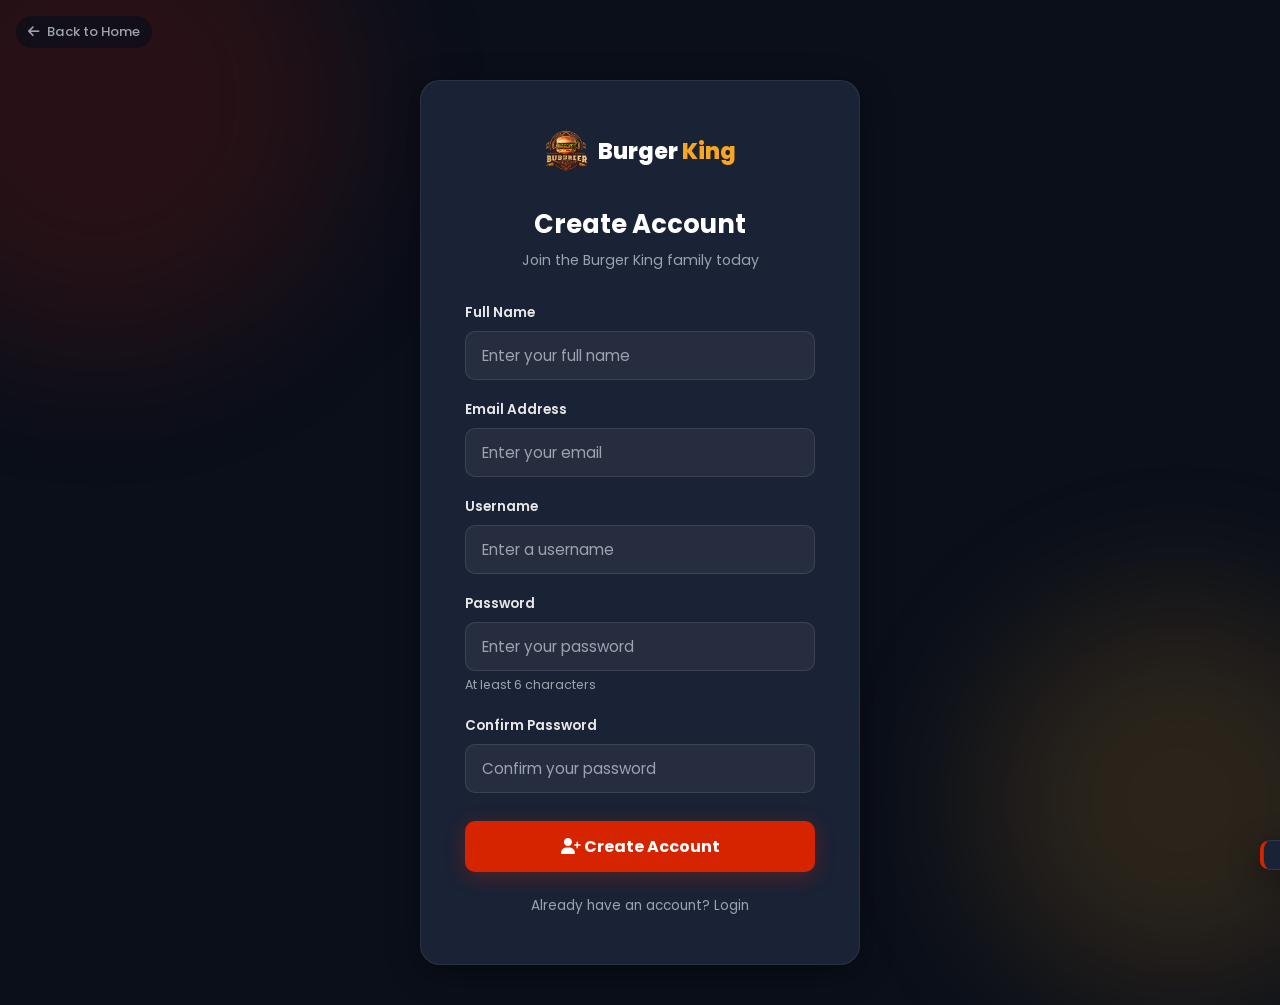
<file: pages/signup.html>
<!DOCTYPE html>
<html lang="en">
<head>
  <meta charset="UTF-8" />
  <meta name="viewport" content="width=device-width, initial-scale=1.0" />
  <title>Sign Up – Burger King</title>
  <link rel="icon" type="image/png" href="../images/iconlogo.png" />
  <link rel="stylesheet" href="../css/auth.css" />
  <link rel="stylesheet" href="https://cdnjs.cloudflare.com/ajax/libs/font-awesome/6.5.0/css/all.min.css" />
</head>
<body>

  <a href="../index.html" class="back-home">
    <i class="fas fa-arrow-left"></i> Back to Home
  </a>

  <div class="auth-card">
    <div class="auth-logo">
      <img src="../images/iconlogo.png" alt="Burger King" />
      <span>Burger <em>King</em></span>
    </div>

    <h2>Create Account</h2>
    <p class="subtitle">Join the Burger King family today</p>

    <form id="signupForm" novalidate>
      <div class="form-group">
        <label for="fullname">Full Name</label>
        <input type="text" id="fullname" placeholder="Enter your full name" required autocomplete="name" />
      </div>

      <div class="form-group">
        <label for="email">Email Address</label>
        <input type="email" id="email" placeholder="Enter your email" required autocomplete="email" />
      </div>

      <div class="form-group">
        <label for="username">Username</label>
        <input type="text" id="username" placeholder="Enter a username" required autocomplete="username" />
      </div>

      <div class="form-group">
        <label for="password">Password</label>
        <input type="password" id="password" placeholder="Enter your password" required autocomplete="new-password" />
        <span class="input-hint">At least 6 characters</span>
      </div>

      <div class="form-group">
        <label for="confirmPassword">Confirm Password</label>
        <input type="password" id="confirmPassword" placeholder="Confirm your password" required autocomplete="new-password" />
        <span class="error-msg" id="passwordError"></span>
      </div>

      <button type="submit" class="btn-submit">
        <i class="fas fa-user-plus"></i> Create Account
      </button>
    </form>

    <div class="auth-links">
      <a href="login.html">Already have an account? <span class="highlight">Login</span></a>
    </div>
  </div>

  <div class="toast"></div>
  <script src="../js/auth.js"></script>
</body>
</html>
</file>
<file: css/main.css>
/* =============================================
   BURGER KING - Main Stylesheet
   ============================================= */

@import url('https://fonts.googleapis.com/css2?family=Poppins:wght@300;400;500;600;700;800&display=swap');

/* ---- Reset & Base ---- */
*, *::before, *::after {
  margin: 0;
  padding: 0;
  box-sizing: border-box;
}

:root {
  --primary:   #d62300;
  --secondary: #f5a623;
  --dark:      #0a0f1a;
  --dark2:     #111827;
  --card-bg:   #1a2235;
  --text:      #e8e8e8;
  --muted:     #9ca3af;
  --white:     #ffffff;
  --radius:    10px;
  --shadow:    0 8px 32px rgba(0,0,0,0.4);
  --transition: 0.3s ease;
}

html { scroll-behavior: smooth; }

body {
  font-family: 'Poppins', sans-serif;
  background-color: var(--dark);
  color: var(--text);
  line-height: 1.6;
  overflow-x: hidden;
}

a { text-decoration: none; color: inherit; }
img { max-width: 100%; display: block; }
ul { list-style: none; }

/* ---- Scrollbar ---- */
::-webkit-scrollbar { width: 6px; }
::-webkit-scrollbar-track { background: var(--dark); }
::-webkit-scrollbar-thumb { background: var(--primary); border-radius: 3px; }

/* =============================================
   NAVBAR
   ============================================= */
.navbar {
  position: fixed;
  top: 0; left: 0; right: 0;
  z-index: 1000;
  display: flex;
  align-items: center;
  justify-content: space-between;
  padding: 0 5%;
  height: 72px;
  width: 100%;
  box-sizing: border-box;
  background: rgba(10, 15, 26, 0.92);
  backdrop-filter: blur(12px);
  border-bottom: 1px solid rgba(255,255,255,0.06);
  transition: background var(--transition), box-shadow var(--transition);
}

.navbar.scrolled {
  background: rgba(10, 15, 26, 0.98);
  box-shadow: 0 4px 20px rgba(0,0,0,0.5);
}

.nav-logo {
  display: flex;
  align-items: center;
  gap: 10px;
  flex-shrink: 0;
  text-decoration: none;
}

.nav-logo img {
  height: 48px;
  width: auto;
  object-fit: contain;
  flex-shrink: 0;
  display: block;
}

.nav-logo span {
  font-size: 1.4rem;
  font-weight: 800;
  color: var(--white);
  letter-spacing: 0.5px;
  white-space: nowrap;
}

.nav-logo span em {
  color: var(--secondary);
  font-style: normal;
}

.nav-links {
  display: flex;
  align-items: center;
  gap: 8px;
}

.nav-links a {
  color: var(--text);
  font-size: 0.9rem;
  font-weight: 500;
  padding: 8px 14px;
  border-radius: 6px;
  transition: color var(--transition), background var(--transition);
  position: relative;
}

.nav-links a::after {
  content: '';
  position: absolute;
  bottom: 4px; left: 50%;
  transform: translateX(-50%) scaleX(0);
  width: 60%; height: 2px;
  background: var(--primary);
  border-radius: 2px;
  transition: transform var(--transition);
}

.nav-links a:hover { color: var(--white); }
.nav-links a:hover::after { transform: translateX(-50%) scaleX(1); }

.nav-cta {
  background: var(--primary) !important;
  color: var(--white) !important;
  border-radius: 6px !important;
  padding: 8px 20px !important;
  font-weight: 600 !important;
  transition: background var(--transition), transform var(--transition) !important;
}

.nav-cta:hover {
  background: #b81e00 !important;
  transform: translateY(-1px);
}

.nav-cta::after { display: none !important; }

/* Hamburger */
.hamburger {
  display: none;
  flex-direction: column;
  justify-content: center;
  align-items: center;
  gap: 5px;
  cursor: pointer;
  padding: 8px;
  background: transparent;
  border: none;
  outline: none;
  -webkit-appearance: none;
  appearance: none;
  width: 40px;
  height: 40px;
  border-radius: 6px;
  flex-shrink: 0;
}

.hamburger:focus-visible {
  box-shadow: 0 0 0 2px var(--primary);
}

.hamburger span {
  display: block;
  width: 22px;
  height: 2px;
  background: var(--white);
  border-radius: 2px;
  transition: all var(--transition);
  pointer-events: none;
}

.hamburger.open span:nth-child(1) { transform: translateY(7px) rotate(45deg); }
.hamburger.open span:nth-child(2) { opacity: 0; transform: scaleX(0); }
.hamburger.open span:nth-child(3) { transform: translateY(-7px) rotate(-45deg); }

/* =============================================
   HERO
   ============================================= */
.hero {
  min-height: 100vh;
  background: linear-gradient(135deg, rgba(10,15,26,0.85) 0%, rgba(10,15,26,0.5) 100%),
              url('../images/hero-background1.jpg') center/cover no-repeat;
  display: flex;
  align-items: center;
  padding: 100px 5% 60px;
  position: relative;
  overflow: hidden;
}

.hero::before {
  content: '';
  position: absolute;
  bottom: -2px; left: 0; right: 0;
  height: 80px;
  background: linear-gradient(to top, var(--dark), transparent);
}

.hero-content {
  max-width: 640px;
  animation: fadeInUp 0.9s ease both;
}

.hero-badge {
  display: inline-block;
  background: rgba(214,35,0,0.15);
  border: 1px solid rgba(214,35,0,0.4);
  color: var(--secondary);
  font-size: 0.8rem;
  font-weight: 600;
  letter-spacing: 2px;
  text-transform: uppercase;
  padding: 6px 16px;
  border-radius: 20px;
  margin-bottom: 20px;
}

.hero-content h1 {
  font-size: clamp(2.4rem, 5vw, 4rem);
  font-weight: 800;
  line-height: 1.15;
  margin-bottom: 20px;
  color: var(--white);
}

.hero-content h1 span { color: var(--secondary); }

.hero-content p {
  font-size: 1.1rem;
  color: var(--muted);
  margin-bottom: 36px;
  max-width: 500px;
}

.hero-buttons {
  display: flex;
  gap: 16px;
  flex-wrap: wrap;
}

/* =============================================
   BUTTONS
   ============================================= */
.btn {
  display: inline-flex;
  align-items: center;
  gap: 8px;
  padding: 13px 28px;
  border-radius: var(--radius);
  font-size: 0.95rem;
  font-weight: 600;
  cursor: pointer;
  border: none;
  transition: all var(--transition);
  text-decoration: none;
}

.btn-primary {
  background: var(--primary);
  color: var(--white);
  box-shadow: 0 4px 20px rgba(214,35,0,0.35);
}

.btn-primary:hover {
  background: #b81e00;
  transform: translateY(-2px);
  box-shadow: 0 8px 28px rgba(214,35,0,0.5);
}

.btn-outline {
  background: transparent;
  color: var(--white);
  border: 2px solid rgba(255,255,255,0.3);
}

.btn-outline:hover {
  border-color: var(--white);
  background: rgba(255,255,255,0.08);
  transform: translateY(-2px);
}

/* =============================================
   SECTION COMMONS
   ============================================= */
section { padding: 90px 5%; }

.section-header {
  text-align: center;
  margin-bottom: 60px;
}

.section-tag {
  display: inline-block;
  color: var(--secondary);
  font-size: 0.8rem;
  font-weight: 600;
  letter-spacing: 3px;
  text-transform: uppercase;
  margin-bottom: 12px;
}

.section-header h2 {
  font-size: clamp(1.8rem, 3.5vw, 2.8rem);
  font-weight: 800;
  color: var(--white);
  margin-bottom: 16px;
}

.section-header p {
  color: var(--muted);
  font-size: 1rem;
  max-width: 560px;
  margin: 0 auto;
}

.divider {
  width: 60px; height: 4px;
  background: linear-gradient(90deg, var(--primary), var(--secondary));
  border-radius: 2px;
  margin: 16px auto 0;
}

/* =============================================
   ABOUT
   ============================================= */
.about { background: var(--dark2); }

.about-grid {
  display: grid;
  grid-template-columns: 1fr 1fr;
  gap: 60px;
  align-items: center;
}

.about-image-wrap {
  position: relative;
  border-radius: 16px;
  overflow: hidden;
  box-shadow: var(--shadow);
}

.about-image-wrap img {
  width: 100%;
  height: 420px;
  object-fit: cover;
  transition: transform 0.6s ease;
}

.about-image-wrap:hover img { transform: scale(1.04); }

.about-image-wrap::after {
  content: '';
  position: absolute;
  inset: 0;
  border: 2px solid rgba(245,166,35,0.2);
  border-radius: 16px;
  pointer-events: none;
}

.about-text h2 {
  font-size: 2.2rem;
  font-weight: 800;
  color: var(--white);
  margin-bottom: 20px;
}

.about-text h2 span { color: var(--secondary); }

.about-text p {
  color: var(--muted);
  margin-bottom: 16px;
  font-size: 1rem;
}

.about-stats {
  display: flex;
  gap: 32px;
  margin: 32px 0;
}

.stat-item { text-align: center; }

.stat-item .num {
  font-size: 2rem;
  font-weight: 800;
  color: var(--secondary);
  display: block;
}

.stat-item .label {
  font-size: 0.8rem;
  color: var(--muted);
  text-transform: uppercase;
  letter-spacing: 1px;
}

/* =============================================
   MENU PREVIEW
   ============================================= */
.menu-preview { background: var(--dark); }

.menu-grid {
  display: grid;
  grid-template-columns: repeat(3, 1fr);
  gap: 28px;
}

.menu-card {
  background: var(--card-bg);
  border-radius: 16px;
  overflow: hidden;
  border: 1px solid rgba(255,255,255,0.06);
  transition: transform var(--transition), box-shadow var(--transition);
  position: relative;
}

.menu-card:hover {
  transform: translateY(-8px);
  box-shadow: 0 20px 50px rgba(0,0,0,0.5);
}

.menu-card-img {
  position: relative;
  overflow: hidden;
  height: 220px;
}

.menu-card-img img {
  width: 100%; height: 100%;
  object-fit: cover;
  transition: transform 0.5s ease;
}

.menu-card:hover .menu-card-img img { transform: scale(1.08); }

.menu-card-badge {
  position: absolute;
  top: 14px; right: 14px;
  background: var(--primary);
  color: var(--white);
  font-size: 0.75rem;
  font-weight: 700;
  padding: 4px 12px;
  border-radius: 20px;
}

.menu-card-body {
  padding: 22px;
}

.menu-card-body h3 {
  font-size: 1.15rem;
  font-weight: 700;
  color: var(--white);
  margin-bottom: 8px;
}

.menu-card-body p {
  color: var(--muted);
  font-size: 0.88rem;
  margin-bottom: 18px;
  line-height: 1.6;
}

.menu-card-footer {
  display: flex;
  align-items: center;
  justify-content: space-between;
}

.price {
  font-size: 1.3rem;
  font-weight: 800;
  color: var(--secondary);
}

.add-btn {
  background: var(--primary);
  color: var(--white);
  border: none;
  width: 36px; height: 36px;
  border-radius: 50%;
  font-size: 1.2rem;
  cursor: pointer;
  display: flex;
  align-items: center;
  justify-content: center;
  transition: background var(--transition), transform var(--transition);
}

.add-btn:hover { background: #b81e00; transform: scale(1.1); }

.menu-cta { text-align: center; margin-top: 48px; }

/* =============================================
   RESERVATIONS
   ============================================= */
.reservations { background: var(--dark2); }

.reservation-wrap {
  max-width: 680px;
  margin: 0 auto;
  background: var(--card-bg);
  border-radius: 20px;
  padding: 50px;
  border: 1px solid rgba(255,255,255,0.07);
  box-shadow: var(--shadow);
}

.form-row {
  display: grid;
  grid-template-columns: 1fr 1fr;
  gap: 20px;
}

.form-group {
  display: flex;
  flex-direction: column;
  gap: 8px;
  margin-bottom: 20px;
}

.form-group label {
  font-size: 0.85rem;
  font-weight: 600;
  color: var(--text);
  letter-spacing: 0.5px;
}

.form-group input,
.form-group textarea,
.form-group select {
  background: rgba(255,255,255,0.05);
  border: 1px solid rgba(255,255,255,0.1);
  border-radius: var(--radius);
  padding: 12px 16px;
  color: var(--white);
  font-family: inherit;
  font-size: 0.95rem;
  transition: border-color var(--transition), box-shadow var(--transition);
  outline: none;
  width: 100%;
}

.form-group input:focus,
.form-group textarea:focus,
.form-group select:focus {
  border-color: var(--primary);
  box-shadow: 0 0 0 3px rgba(214,35,0,0.15);
}

.form-group input::placeholder,
.form-group textarea::placeholder { color: var(--muted); }

.form-group textarea { resize: vertical; min-height: 110px; }

.form-group select option { background: var(--dark2); }

/* =============================================
   TESTIMONIALS
   ============================================= */
.testimonials { background: var(--dark); }

.testimonials-grid {
  display: grid;
  grid-template-columns: 1fr 1fr;
  gap: 28px;
}

.testimonial-card {
  background: var(--card-bg);
  border-radius: 16px;
  padding: 32px;
  border: 1px solid rgba(255,255,255,0.06);
  position: relative;
  transition: transform var(--transition);
}

.testimonial-card:hover { transform: translateY(-4px); }

.testimonial-card::before {
  content: '"';
  position: absolute;
  top: 16px; right: 24px;
  font-size: 5rem;
  color: rgba(214,35,0,0.12);
  font-family: Georgia, serif;
  line-height: 1;
}

.stars {
  color: var(--secondary);
  font-size: 1rem;
  margin-bottom: 16px;
  letter-spacing: 2px;
}

.testimonial-card p {
  color: var(--muted);
  font-size: 0.95rem;
  line-height: 1.7;
  margin-bottom: 24px;
}

.testimonial-author {
  display: flex;
  align-items: center;
  gap: 14px;
}

.testimonial-author img {
  width: 52px; height: 52px;
  border-radius: 50%;
  object-fit: cover;
  border: 2px solid var(--primary);
}

.author-info h4 {
  font-size: 0.95rem;
  font-weight: 700;
  color: var(--white);
}

.author-info span {
  font-size: 0.8rem;
  color: var(--muted);
}

/* =============================================
   GALLERY
   ============================================= */
.gallery { background: var(--dark2); }

.gallery-grid {
  display: grid;
  grid-template-columns: repeat(4, 1fr);
  gap: 16px;
}

.gallery-item {
  border-radius: 12px;
  overflow: hidden;
  position: relative;
  aspect-ratio: 1;
  cursor: pointer;
}

.gallery-item img {
  width: 100%; height: 100%;
  object-fit: cover;
  transition: transform 0.5s ease;
}

.gallery-item:hover img { transform: scale(1.1); }

.gallery-overlay {
  position: absolute;
  inset: 0;
  background: rgba(214,35,0,0.6);
  display: flex;
  align-items: center;
  justify-content: center;
  opacity: 0;
  transition: opacity var(--transition);
}

.gallery-item:hover .gallery-overlay { opacity: 1; }

.gallery-overlay span {
  color: var(--white);
  font-size: 2rem;
}

/* =============================================
   CONTACT
   ============================================= */
.contact { background: var(--dark); }

.contact-grid {
  display: grid;
  grid-template-columns: 1fr 1.4fr;
  gap: 60px;
  align-items: start;
}

.contact-info h3 {
  font-size: 1.6rem;
  font-weight: 700;
  color: var(--white);
  margin-bottom: 16px;
}

.contact-info p {
  color: var(--muted);
  margin-bottom: 32px;
}

.contact-detail {
  display: flex;
  align-items: flex-start;
  gap: 16px;
  margin-bottom: 24px;
}

.contact-icon {
  width: 46px; height: 46px;
  background: rgba(214,35,0,0.12);
  border: 1px solid rgba(214,35,0,0.3);
  border-radius: 10px;
  display: flex;
  align-items: center;
  justify-content: center;
  font-size: 1.1rem;
  flex-shrink: 0;
}

.contact-detail-text h4 {
  font-size: 0.9rem;
  font-weight: 600;
  color: var(--white);
  margin-bottom: 4px;
}

.contact-detail-text p {
  font-size: 0.88rem;
  color: var(--muted);
  margin: 0;
}

.contact-form-wrap {
  background: var(--card-bg);
  border-radius: 20px;
  padding: 40px;
  border: 1px solid rgba(255,255,255,0.07);
}

/* =============================================
   FOOTER
   ============================================= */
.footer {
  background: #060b14;
  padding: 60px 5% 30px;
  border-top: 1px solid rgba(255,255,255,0.06);
}

.footer-grid {
  display: grid;
  grid-template-columns: 1.5fr 1fr 1fr 1fr;
  gap: 40px;
  margin-bottom: 50px;
}

.footer-brand .nav-logo { margin-bottom: 16px; }

.footer-brand p {
  color: var(--muted);
  font-size: 0.88rem;
  line-height: 1.7;
  margin-bottom: 24px;
}

.social-links {
  display: flex;
  gap: 12px;
}

.social-link {
  width: 38px; height: 38px;
  background: rgba(255,255,255,0.06);
  border-radius: 8px;
  display: flex;
  align-items: center;
  justify-content: center;
  color: var(--muted);
  font-size: 0.9rem;
  transition: background var(--transition), color var(--transition);
}

.social-link:hover {
  background: var(--primary);
  color: var(--white);
}

.footer-col h4 {
  font-size: 0.95rem;
  font-weight: 700;
  color: var(--white);
  margin-bottom: 20px;
  text-transform: uppercase;
  letter-spacing: 1px;
}

.footer-col ul li {
  margin-bottom: 10px;
}

.footer-col ul li a {
  color: var(--muted);
  font-size: 0.88rem;
  transition: color var(--transition);
}

.footer-col ul li a:hover { color: var(--secondary); }

.footer-bottom {
  border-top: 1px solid rgba(255,255,255,0.06);
  padding-top: 28px;
  display: flex;
  align-items: center;
  justify-content: space-between;
  flex-wrap: wrap;
  gap: 12px;
}

.footer-bottom p {
  color: var(--muted);
  font-size: 0.85rem;
}

.footer-bottom a { color: var(--secondary); }

/* =============================================
   ANIMATIONS
   ============================================= */
@keyframes fadeInUp {
  from { opacity: 0; transform: translateY(30px); }
  to   { opacity: 1; transform: translateY(0); }
}

@keyframes fadeIn {
  from { opacity: 0; }
  to   { opacity: 1; }
}

@keyframes slideInLeft {
  from { opacity: 0; transform: translateX(-40px); }
  to   { opacity: 1; transform: translateX(0); }
}

@keyframes slideInRight {
  from { opacity: 0; transform: translateX(40px); }
  to   { opacity: 1; transform: translateX(0); }
}

.animate-on-scroll {
  opacity: 0;
  transform: translateY(30px);
  transition: opacity 0.7s ease, transform 0.7s ease;
}

.animate-on-scroll.visible {
  opacity: 1;
  transform: translateY(0);
}

/* =============================================
   TOAST NOTIFICATION
   ============================================= */
.toast {
  position: fixed;
  bottom: 30px; right: 30px;
  background: var(--card-bg);
  border: 1px solid rgba(255,255,255,0.1);
  border-left: 4px solid var(--primary);
  color: var(--white);
  padding: 16px 24px;
  border-radius: 10px;
  font-size: 0.9rem;
  box-shadow: var(--shadow);
  z-index: 9999;
  transform: translateX(120%);
  transition: transform 0.4s cubic-bezier(0.34, 1.56, 0.64, 1);
}

.toast.show { transform: translateX(0); }
.toast.success { border-left-color: #22c55e; }

/* =============================================
   RESPONSIVE
   ============================================= */

/* ---- Tablet: 1024px ---- */
@media (max-width: 1024px) {
  .footer-grid { grid-template-columns: 1fr 1fr; }
  .about-grid  { gap: 40px; }
  .contact-grid { gap: 40px; }
  .menu-grid   { grid-template-columns: repeat(2, 1fr); }
}

/* ---- Mobile landscape / large phones: 768px ---- */
@media (max-width: 768px) {

  /* Navbar */
  .navbar {
    padding: 0 4%;
    height: 64px;
  }

  .nav-logo img  { height: 38px; }
  .nav-logo span { font-size: 1.1rem; }

  .hamburger { display: flex !important; }

  .nav-links {
    position: fixed;
    top: 64px; left: 0; right: 0;
    width: 100%;
    background: rgba(10,15,26,0.99);
    flex-direction: column;
    align-items: stretch;
    padding: 10px 4% 20px;
    gap: 2px;
    /* Hidden by default */
    visibility: hidden;
    opacity: 0;
    transform: translateY(-8px);
    transition: opacity var(--transition), transform var(--transition), visibility var(--transition);
    border-bottom: 1px solid rgba(255,255,255,0.08);
    z-index: 999;
    max-height: calc(100vh - 64px);
    overflow-y: auto;
    box-sizing: border-box;
  }

  .nav-links.open {
    visibility: visible;
    opacity: 1;
    transform: translateY(0);
  }

  .nav-links a {
    width: 100%;
    padding: 13px 16px;
    font-size: 0.95rem;
    border-radius: 8px;
    display: block;
  }

  .nav-links a::after { display: none; }

  .nav-cta {
    margin-top: 6px;
    text-align: center;
    justify-content: center;
  }

  /* Sections */
  section { padding: 60px 4%; }

  .section-header { margin-bottom: 40px; }

  /* Hero */
  .hero {
    padding: 90px 4% 50px;
    min-height: 90vh;
    align-items: flex-end;
  }

  .hero-content { max-width: 100%; }

  .hero-content h1 { font-size: clamp(1.9rem, 7vw, 2.8rem); }

  .hero-content p  { font-size: 0.95rem; }

  .hero-badge { font-size: 0.72rem; letter-spacing: 1.5px; }

  .hero-buttons {
    flex-direction: column;
    gap: 12px;
  }

  .hero-buttons .btn { width: 100%; justify-content: center; }

  /* About */
  .about-grid {
    grid-template-columns: 1fr;
    gap: 32px;
  }

  .about-image-wrap img { height: 260px; }

  .about-text h2 { font-size: 1.7rem; }

  .about-stats {
    gap: 16px;
    justify-content: space-between;
  }

  .stat-item .num   { font-size: 1.6rem; }
  .stat-item .label { font-size: 0.72rem; }

  /* Menu preview */
  .menu-grid { grid-template-columns: 1fr 1fr; gap: 16px; }

  .menu-card-img { height: 160px; }

  .menu-card-body { padding: 14px; }

  .menu-card-body h3 { font-size: 0.95rem; }

  .menu-card-body p  { font-size: 0.8rem; margin-bottom: 12px; }

  .price { font-size: 1.1rem; }

  /* Reservation */
  .reservation-wrap { padding: 28px 20px; }

  .form-row { grid-template-columns: 1fr; gap: 0; }

  /* Testimonials */
  .testimonials-grid { grid-template-columns: 1fr; gap: 20px; }

  .testimonial-card { padding: 24px; }

  /* Gallery */
  .gallery-grid { grid-template-columns: repeat(2, 1fr); gap: 10px; }

  /* Contact */
  .contact-grid { grid-template-columns: 1fr; gap: 36px; }

  .contact-form-wrap { padding: 28px 20px; }

  .contact-info h3 { font-size: 1.3rem; }

  /* Footer */
  .footer-grid { grid-template-columns: 1fr 1fr; gap: 28px; }

  .footer-bottom {
    flex-direction: column;
    text-align: center;
    gap: 8px;
  }
}

/* ---- Small phones: 480px ---- */
@media (max-width: 480px) {

  /* Navbar */
  .navbar { height: 60px; padding: 0 4%; }

  .nav-logo img  { height: 34px; }
  .nav-logo span { font-size: 1rem; }

  .nav-links { top: 60px; max-height: calc(100vh - 60px); }

  .hamburger { display: flex !important; }

  /* Hero */
  .hero {
    padding: 80px 4% 40px;
    min-height: 85vh;
  }

  .hero-content h1 { font-size: clamp(1.6rem, 8vw, 2.2rem); }

  .hero-content p  { font-size: 0.88rem; margin-bottom: 24px; }

  /* About */
  .about-image-wrap img { height: 220px; }

  .about-text h2 { font-size: 1.4rem; }

  .about-stats { gap: 12px; }

  .stat-item .num { font-size: 1.4rem; }

  /* Menu */
  .menu-grid { grid-template-columns: 1fr; gap: 16px; }

  .menu-card-img { height: 200px; }

  /* Gallery */
  .gallery-grid { grid-template-columns: repeat(2, 1fr); gap: 8px; }

  /* Footer */
  .footer-grid { grid-template-columns: 1fr; gap: 24px; }

  .footer { padding: 40px 4% 24px; }

  /* Section headers */
  .section-header h2 { font-size: 1.6rem; }

  .section-header p  { font-size: 0.88rem; }

  /* Reservation */
  .reservation-wrap { padding: 24px 16px; }

  /* Contact */
  .contact-form-wrap { padding: 24px 16px; }

  /* Toast */
  .toast {
    bottom: 16px; right: 16px; left: 16px;
    transform: translateY(120%);
    font-size: 0.82rem;
    padding: 12px 16px;
  }

  .toast.show { transform: translateY(0); }
}

/* ---- Very small phones: 360px ---- */
@media (max-width: 360px) {
  .navbar { height: 54px; padding: 0 3%; }
  .nav-logo img  { height: 28px; }
  .nav-logo span { font-size: 0.85rem; }
  .nav-links { top: 54px; max-height: calc(100vh - 54px); }
  .hero-content h1 { font-size: 1.4rem; }
}
</file>
<file: css/auth.css>
/* =============================================
   BURGER KING - Auth Pages (Login / Signup / Forgot)
   ============================================= */

@import url('https://fonts.googleapis.com/css2?family=Poppins:wght@300;400;500;600;700;800&display=swap');

*, *::before, *::after {
  margin: 0; padding: 0; box-sizing: border-box;
}

:root {
  --primary:   #d62300;
  --secondary: #f5a623;
  --dark:      #0a0f1a;
  --dark2:     #111827;
  --card-bg:   #1a2235;
  --text:      #e8e8e8;
  --muted:     #9ca3af;
  --white:     #ffffff;
  --radius:    10px;
  --shadow:    0 8px 32px rgba(0,0,0,0.4);
  --transition: 0.3s ease;
}

body {
  font-family: 'Poppins', sans-serif;
  background: var(--dark);
  min-height: 100vh;
  display: flex;
  align-items: center;
  justify-content: center;
  position: relative;
  overflow-y: auto;
  overflow-x: hidden;
  padding: 80px 16px 40px;
}

/* Animated background blobs */
body::before, body::after {
  content: '';
  position: fixed;
  border-radius: 50%;
  filter: blur(80px);
  opacity: 0.15;
  pointer-events: none;
}

body::before {
  width: 500px; height: 500px;
  background: var(--primary);
  top: -150px; left: -150px;
  animation: blobMove1 8s ease-in-out infinite alternate;
}

body::after {
  width: 400px; height: 400px;
  background: var(--secondary);
  bottom: -100px; right: -100px;
  animation: blobMove2 10s ease-in-out infinite alternate;
}

@keyframes blobMove1 {
  from { transform: translate(0, 0) scale(1); }
  to   { transform: translate(60px, 40px) scale(1.1); }
}

@keyframes blobMove2 {
  from { transform: translate(0, 0) scale(1); }
  to   { transform: translate(-40px, -60px) scale(1.15); }
}

/* Auth Card */
.auth-card {
  background: var(--card-bg);
  border: 1px solid rgba(255,255,255,0.08);
  border-radius: 20px;
  padding: 48px 44px;
  width: 100%;
  max-width: 440px;
  box-shadow: var(--shadow);
  position: relative;
  z-index: 1;
  animation: fadeInUp 0.6s ease both;
}

@keyframes fadeInUp {
  from { opacity: 0; transform: translateY(24px); }
  to   { opacity: 1; transform: translateY(0); }
}

.auth-logo {
  display: flex;
  align-items: center;
  justify-content: center;
  gap: 10px;
  margin-bottom: 32px;
}

.auth-logo img {
  height: 44px;
  object-fit: contain;
}

.auth-logo span {
  font-size: 1.4rem;
  font-weight: 800;
  color: var(--white);
}

.auth-logo span em {
  color: var(--secondary);
  font-style: normal;
}

.auth-card h2 {
  font-size: 1.6rem;
  font-weight: 700;
  color: var(--white);
  margin-bottom: 6px;
  text-align: center;
}

.auth-card .subtitle {
  text-align: center;
  color: var(--muted);
  font-size: 0.88rem;
  margin-bottom: 32px;
}

/* Form elements */
.form-group {
  margin-bottom: 20px;
}

.form-group label {
  display: block;
  font-size: 0.85rem;
  font-weight: 600;
  color: var(--text);
  margin-bottom: 8px;
}

.form-group input {
  width: 100%;
  background: rgba(255,255,255,0.05);
  border: 1px solid rgba(255,255,255,0.1);
  border-radius: var(--radius);
  padding: 12px 16px;
  color: var(--white);
  font-family: inherit;
  font-size: 0.95rem;
  outline: none;
  transition: border-color var(--transition), box-shadow var(--transition);
}

.form-group input:focus {
  border-color: var(--primary);
  box-shadow: 0 0 0 3px rgba(214,35,0,0.15);
}

.form-group input::placeholder { color: var(--muted); }

.input-hint {
  font-size: 0.78rem;
  color: var(--muted);
  margin-top: 5px;
}

.error-msg {
  font-size: 0.8rem;
  color: #f87171;
  margin-top: 5px;
  display: none;
}

/* Submit button */
.btn-submit {
  width: 100%;
  background: var(--primary);
  color: var(--white);
  border: none;
  border-radius: var(--radius);
  padding: 13px;
  font-family: inherit;
  font-size: 1rem;
  font-weight: 700;
  cursor: pointer;
  margin-top: 8px;
  transition: background var(--transition), transform var(--transition), box-shadow var(--transition);
  box-shadow: 0 4px 20px rgba(214,35,0,0.3);
}

.btn-submit:hover {
  background: #b81e00;
  transform: translateY(-2px);
  box-shadow: 0 8px 28px rgba(214,35,0,0.45);
}

.btn-submit:active { transform: translateY(0); }

/* Links row */
.auth-links {
  display: flex;
  justify-content: center;
  gap: 20px;
  margin-top: 24px;
  flex-wrap: wrap;
}

.auth-links a {
  color: var(--muted);
  font-size: 0.85rem;
  text-decoration: none;
  transition: color var(--transition);
}

.auth-links a:hover { color: var(--secondary); }

.auth-links a.highlight {
  color: var(--secondary);
  font-weight: 600;
}

.divider-text {
  text-align: center;
  color: var(--muted);
  font-size: 0.8rem;
  margin: 20px 0;
  position: relative;
}

.divider-text::before, .divider-text::after {
  content: '';
  position: absolute;
  top: 50%;
  width: 38%;
  height: 1px;
  background: rgba(255,255,255,0.1);
}

.divider-text::before { left: 0; }
.divider-text::after  { right: 0; }

/* Back to home link */
.back-home {
  position: fixed;
  top: 16px; left: 16px;
  display: flex;
  align-items: center;
  gap: 8px;
  color: var(--muted);
  font-size: 0.82rem;
  font-weight: 500;
  text-decoration: none;
  transition: color var(--transition);
  z-index: 10;
  background: rgba(10,15,26,0.7);
  padding: 6px 12px;
  border-radius: 20px;
  backdrop-filter: blur(8px);
}

.back-home:hover { color: var(--white); }

/* Toast */
.toast {
  position: fixed;
  bottom: 30px; right: 30px;
  background: var(--card-bg);
  border: 1px solid rgba(255,255,255,0.1);
  border-left: 4px solid var(--primary);
  color: var(--white);
  padding: 14px 22px;
  border-radius: 10px;
  font-size: 0.88rem;
  box-shadow: var(--shadow);
  z-index: 9999;
  transform: translateX(120%);
  transition: transform 0.4s cubic-bezier(0.34, 1.56, 0.64, 1);
}

.toast.show { transform: translateX(0); }
.toast.success { border-left-color: #22c55e; }
.toast.error   { border-left-color: #f87171; }

@media (max-width: 480px) {
  body {
    padding: 70px 12px 32px;
    align-items: flex-start;
  }

  .auth-card {
    padding: 32px 20px;
    margin: 0;
    border-radius: 16px;
  }

  .auth-logo img  { height: 36px; }
  .auth-logo span { font-size: 1.2rem; }

  .auth-card h2   { font-size: 1.35rem; }

  .form-group input {
    font-size: 0.9rem;
    padding: 11px 14px;
  }

  .btn-submit {
    padding: 12px;
    font-size: 0.95rem;
  }

  .auth-links {
    flex-direction: column;
    align-items: center;
    gap: 10px;
  }

  .toast {
    bottom: 16px; right: 12px; left: 12px;
    transform: translateY(120%);
    font-size: 0.82rem;
    padding: 12px 14px;
  }

  .toast.show { transform: translateY(0); }
}

@media (max-width: 360px) {
  .auth-card { padding: 28px 16px; }
  .auth-card h2 { font-size: 1.2rem; }
}
</file>
<file: css/menu-page.css>
/* =============================================
   BURGER KING - Full Menu Page
   ============================================= */

@import url('https://fonts.googleapis.com/css2?family=Poppins:wght@300;400;500;600;700;800&display=swap');

*, *::before, *::after { margin: 0; padding: 0; box-sizing: border-box; }

:root {
  --primary:    #d62300;
  --secondary:  #f5a623;
  --dark:       #0a0f1a;
  --dark2:      #111827;
  --card-bg:    #1a2235;
  --text:       #e8e8e8;
  --muted:      #9ca3af;
  --white:      #ffffff;
  --radius:     10px;
  --shadow:     0 8px 32px rgba(0,0,0,0.4);
  --transition: 0.3s ease;
}

html { scroll-behavior: smooth; }

body {
  font-family: 'Poppins', sans-serif;
  background: var(--dark);
  color: var(--text);
  overflow-x: hidden;
}

/* =============================================
   NAVBAR
   ============================================= */
.navbar {
  position: fixed;
  top: 0; left: 0;
  width: 100%;
  height: 70px;
  z-index: 1000;
  display: flex;
  align-items: center;
  justify-content: space-between;
  padding: 0 5%;
  background: rgba(10,15,26,0.97);
  backdrop-filter: blur(14px);
  border-bottom: 1px solid rgba(255,255,255,0.07);
  box-sizing: border-box;
}

/* Logo */
.nav-logo {
  display: flex;
  align-items: center;
  gap: 10px;
  text-decoration: none;
  flex-shrink: 0;
  min-width: 0;
}

.nav-logo img {
  height: 44px;
  width: auto;
  display: block;
  flex-shrink: 0;
}

.nav-logo span {
  font-size: 1.35rem;
  font-weight: 800;
  color: var(--white);
  white-space: nowrap;
  line-height: 1;
}

.nav-logo span em {
  color: var(--secondary);
  font-style: normal;
}

/* Desktop nav links */
.nav-links {
  display: flex;
  align-items: center;
  gap: 4px;
}

.nav-links a {
  color: var(--text);
  font-size: 0.88rem;
  font-weight: 500;
  padding: 7px 12px;
  border-radius: 6px;
  white-space: nowrap;
  transition: color var(--transition), background var(--transition);
  text-decoration: none;
}

.nav-links a:hover { color: var(--white); background: rgba(255,255,255,0.07); }
.nav-links a.active { color: var(--secondary); }

/* Login button inside nav */
.nav-links .nav-login {
  background: var(--primary);
  color: var(--white) !important;
  padding: 7px 16px;
  border-radius: 6px;
  font-weight: 600;
  margin-left: 4px;
}

.nav-links .nav-login:hover {
  background: #b81e00;
}

/* Hamburger — hidden on desktop */
.hamburger {
  display: none;
  flex-direction: column;
  justify-content: center;
  align-items: center;
  gap: 5px;
  width: 40px;
  height: 40px;
  padding: 0;
  background: transparent;
  border: none;
  outline: none;
  cursor: pointer;
  -webkit-appearance: none;
  appearance: none;
  flex-shrink: 0;
}

.hamburger span {
  display: block;
  width: 22px;
  height: 2px;
  background: var(--white);
  border-radius: 2px;
  transition: all var(--transition);
  pointer-events: none;
}

.hamburger.open span:nth-child(1) { transform: translateY(7px) rotate(45deg); }
.hamburger.open span:nth-child(2) { opacity: 0; transform: scaleX(0); }
.hamburger.open span:nth-child(3) { transform: translateY(-7px) rotate(-45deg); }

/* =============================================
   PAGE HERO
   ============================================= */
.page-hero {
  padding: 120px 5% 60px;
  background: linear-gradient(135deg, rgba(10,15,26,0.88), rgba(10,15,26,0.55)),
              url('../images/menubackground.jpg') center/cover no-repeat;
  text-align: center;
}

.page-hero h1 {
  font-size: clamp(2rem, 4vw, 3.2rem);
  font-weight: 800;
  color: var(--white);
  margin-bottom: 12px;
}

.page-hero h1 span { color: var(--secondary); }

.page-hero p {
  color: var(--muted);
  font-size: 1rem;
  max-width: 500px;
  margin: 0 auto;
}

/* =============================================
   FILTER TABS
   ============================================= */
.menu-filters {
  padding: 36px 5% 0;
  display: flex;
  justify-content: center;
  gap: 10px;
  flex-wrap: wrap;
}

.filter-btn {
  background: rgba(255,255,255,0.05);
  border: 1px solid rgba(255,255,255,0.1);
  color: var(--muted);
  padding: 9px 22px;
  border-radius: 30px;
  font-family: inherit;
  font-size: 0.88rem;
  font-weight: 600;
  cursor: pointer;
  transition: all var(--transition);
  white-space: nowrap;
}

.filter-btn:hover,
.filter-btn.active {
  background: var(--primary);
  border-color: var(--primary);
  color: var(--white);
}

/* =============================================
   MENU SECTION
   ============================================= */
.menu-section { padding: 48px 5% 80px; }

.menu-category { margin-bottom: 56px; }

.category-title {
  font-size: 1.4rem;
  font-weight: 700;
  color: var(--white);
  margin-bottom: 24px;
  padding-bottom: 12px;
  border-bottom: 2px solid rgba(255,255,255,0.07);
  display: flex;
  align-items: center;
  gap: 10px;
}

.menu-grid {
  display: grid;
  grid-template-columns: repeat(auto-fill, minmax(260px, 1fr));
  gap: 22px;
}

.menu-card {
  background: var(--card-bg);
  border-radius: 14px;
  overflow: hidden;
  border: 1px solid rgba(255,255,255,0.06);
  transition: transform var(--transition), box-shadow var(--transition);
}

.menu-card:hover {
  transform: translateY(-6px);
  box-shadow: 0 20px 50px rgba(0,0,0,0.5);
}

.menu-card-img {
  height: 200px;
  overflow: hidden;
  position: relative;
}

.menu-card-img img {
  width: 100%; height: 100%;
  object-fit: cover;
  transition: transform 0.5s ease;
}

.menu-card:hover .menu-card-img img { transform: scale(1.08); }

.badge {
  position: absolute;
  top: 12px; right: 12px;
  padding: 4px 12px;
  border-radius: 20px;
  font-size: 0.72rem;
  font-weight: 700;
  text-transform: uppercase;
  letter-spacing: 0.5px;
}

.badge-hot  { background: var(--primary);  color: var(--white); }
.badge-new  { background: #22c55e;         color: var(--white); }
.badge-veg  { background: #16a34a;         color: var(--white); }
.badge-best { background: var(--secondary); color: #000; }

.menu-card-body { padding: 18px; }

.menu-card-body h3 {
  font-size: 1rem;
  font-weight: 700;
  color: var(--white);
  margin-bottom: 6px;
}

.menu-card-body p {
  color: var(--muted);
  font-size: 0.84rem;
  line-height: 1.6;
  margin-bottom: 14px;
}

.menu-card-footer {
  display: flex;
  align-items: center;
  justify-content: space-between;
}

.price {
  font-size: 1.2rem;
  font-weight: 800;
  color: var(--secondary);
}

.order-btn {
  background: var(--primary);
  color: var(--white);
  border: none;
  padding: 8px 16px;
  border-radius: 8px;
  font-family: inherit;
  font-size: 0.82rem;
  font-weight: 600;
  cursor: pointer;
  transition: background var(--transition), transform var(--transition);
}

.order-btn:hover { background: #b81e00; transform: scale(1.04); }

/* =============================================
   FOOTER
   ============================================= */
.footer {
  background: #060b14;
  padding: 28px 5%;
  border-top: 1px solid rgba(255,255,255,0.06);
  text-align: center;
}

.footer p { color: var(--muted); font-size: 0.85rem; }
.footer a { color: var(--secondary); }

/* =============================================
   TOAST
   ============================================= */
.toast {
  position: fixed;
  bottom: 28px; right: 28px;
  background: var(--card-bg);
  border: 1px solid rgba(255,255,255,0.1);
  border-left: 4px solid #22c55e;
  color: var(--white);
  padding: 14px 20px;
  border-radius: 10px;
  font-size: 0.88rem;
  box-shadow: var(--shadow);
  z-index: 9999;
  transform: translateX(120%);
  transition: transform 0.4s cubic-bezier(0.34, 1.56, 0.64, 1);
  max-width: 320px;
}

.toast.show { transform: translateX(0); }

/* =============================================
   RESPONSIVE — TABLET 768px
   ============================================= */
@media (max-width: 768px) {

  /* Navbar shrinks, hamburger appears */
  .navbar {
    height: 62px;
    padding: 0 4%;
  }

  .nav-logo img  { height: 38px; }
  .nav-logo span { font-size: 1.1rem; }

  /* Show hamburger */
  .hamburger { display: flex; }

  /* Hide desktop links — slide them off screen */
  .nav-links {
    position: fixed;
    top: 62px;
    left: 0;
    right: 0;
    width: 100%;
    background: rgba(10,15,26,0.99);
    flex-direction: column;
    align-items: stretch;
    padding: 10px 4% 20px;
    gap: 2px;
    /* Hidden by default */
    visibility: hidden;
    opacity: 0;
    transform: translateY(-8px);
    transition: opacity var(--transition), transform var(--transition), visibility var(--transition);
    border-bottom: 1px solid rgba(255,255,255,0.08);
    z-index: 999;
    max-height: calc(100vh - 62px);
    overflow-y: auto;
    box-sizing: border-box;
  }

  /* Shown when open */
  .nav-links.open {
    visibility: visible;
    opacity: 1;
    transform: translateY(0);
  }

  .nav-links a {
    width: 100%;
    padding: 13px 16px;
    font-size: 0.95rem;
    border-radius: 8px;
    display: block;
    white-space: normal;
  }

  /* Reset login button style inside mobile menu */
  .nav-links .nav-login {
    background: var(--primary);
    color: var(--white) !important;
    text-align: center;
    margin-left: 0;
    margin-top: 6px;
    border-radius: 8px;
  }

  /* Page hero */
  .page-hero { padding: 94px 4% 40px; }
  .page-hero h1 { font-size: clamp(1.6rem, 7vw, 2.4rem); }
  .page-hero p  { font-size: 0.9rem; }

  /* Filters */
  .menu-filters { padding: 24px 4% 0; gap: 8px; }
  .filter-btn   { padding: 8px 14px; font-size: 0.8rem; }

  /* Menu grid */
  .menu-section { padding: 30px 4% 60px; }
  .menu-grid    { grid-template-columns: repeat(2, 1fr); gap: 12px; }
  .menu-card-img { height: 150px; }
  .menu-card-body { padding: 12px; }
  .menu-card-body h3 { font-size: 0.9rem; }
  .menu-card-body p  { font-size: 0.76rem; margin-bottom: 8px; }
  .price     { font-size: 1rem; }
  .order-btn { padding: 6px 10px; font-size: 0.76rem; }
  .category-title { font-size: 1.1rem; }
}

/* =============================================
   RESPONSIVE — MOBILE 480px
   ============================================= */
@media (max-width: 480px) {

  .navbar {
    height: 58px;
    padding: 0 4%;
  }

  .nav-logo img  { height: 34px; }
  .nav-logo span { font-size: 1rem; }

  .nav-links { top: 58px; max-height: calc(100vh - 58px); }

  .page-hero { padding: 82px 4% 32px; }
  .page-hero h1 { font-size: clamp(1.4rem, 8vw, 2rem); }

  .menu-grid    { grid-template-columns: 1fr; gap: 14px; }
  .menu-card-img { height: 190px; }
  .menu-card-body { padding: 14px; }
  .menu-card-body h3 { font-size: 0.98rem; }
  .menu-card-body p  { font-size: 0.82rem; }
  .price     { font-size: 1.1rem; }
  .order-btn { padding: 8px 14px; font-size: 0.8rem; }

  .menu-filters { padding: 20px 4% 0; gap: 6px; }
  .filter-btn   { padding: 7px 12px; font-size: 0.78rem; }

  .toast {
    bottom: 14px; right: 10px; left: 10px;
    max-width: none;
    transform: translateY(120%);
    font-size: 0.82rem;
    padding: 12px 14px;
  }
  .toast.show { transform: translateY(0); }
}

/* =============================================
   RESPONSIVE — SMALL 360px
   ============================================= */
@media (max-width: 360px) {
  .navbar { height: 54px; padding: 0 3.5%; }
  .nav-logo img  { height: 30px; }
  .nav-logo span { font-size: 0.9rem; }
  .nav-links { top: 54px; max-height: calc(100vh - 54px); }
  .page-hero h1 { font-size: 1.4rem; }
}
</file>
